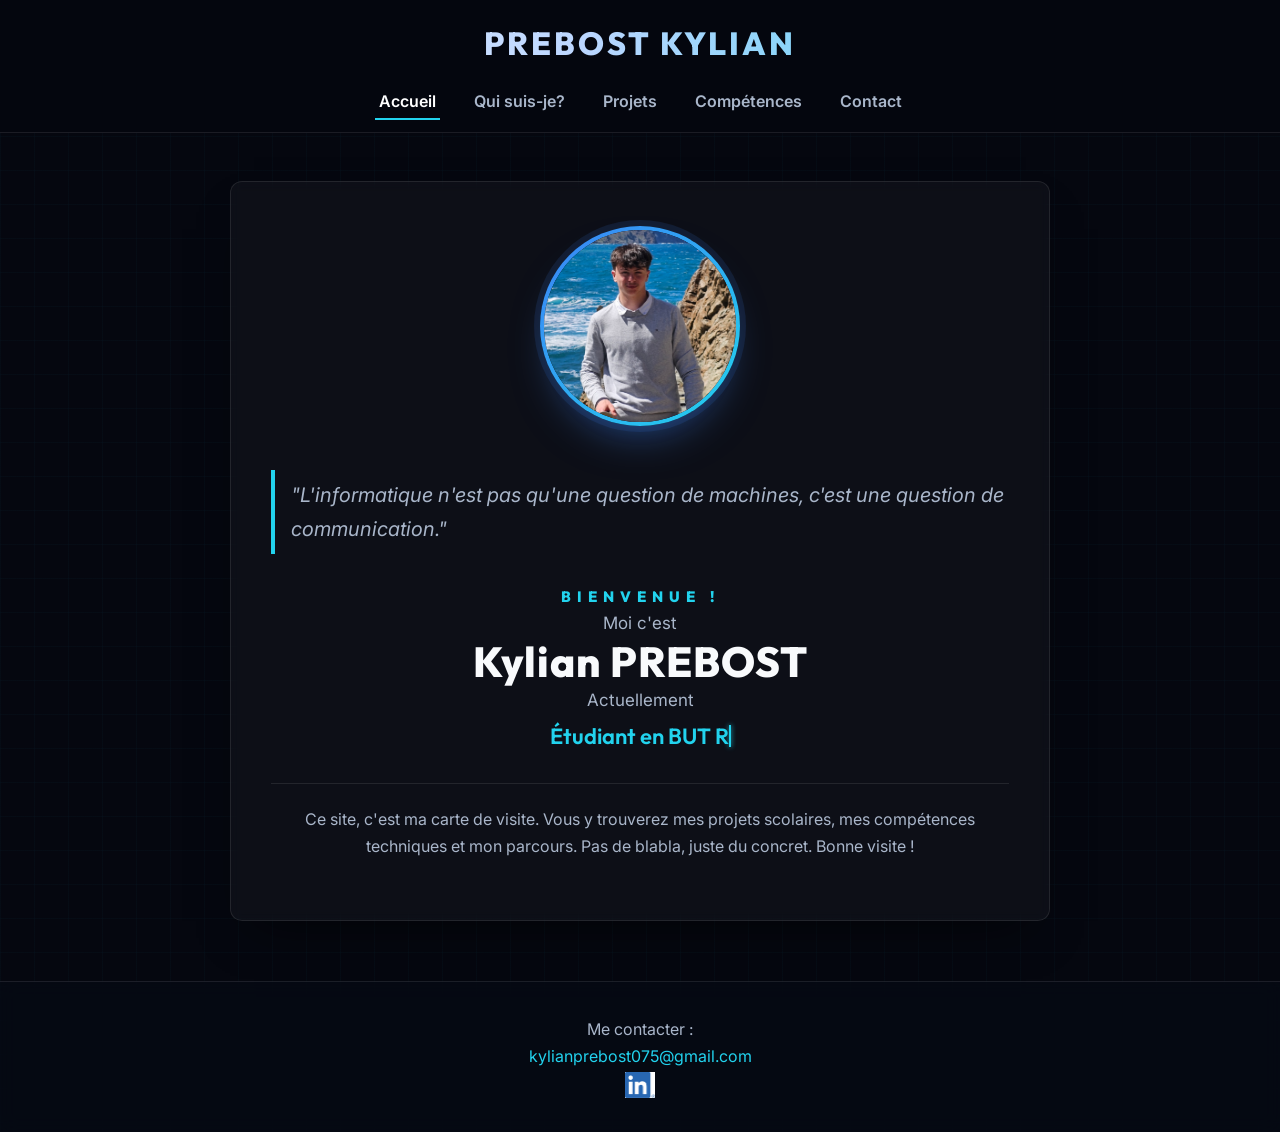
<file: index.html>
<!DOCTYPE html>
<html lang="fr">
<head>
    <meta name="viewport" content="width=device-width, initial-scale=1.0">
    <meta charset="UTF-8">
    <title>Portfolio de Kylian</title>
    <link rel="stylesheet" type="text/css" href="css/style.css">
        <!-- Google tag (gtag.js) -->
        <script async src="https://www.googletagmanager.com/gtag/js?id=G-W06DZPCQ13"></script>
        <script>
            window.dataLayer = window.dataLayer || [];
            function gtag(){dataLayer.push(arguments);}
            gtag('js', new Date());

            gtag('config', 'G-W06DZPCQ13');
        </script>
</head>
<body>

    <header>
        <div>
            <h1>PREBOST KYLIAN</h1>
        </div>
        <nav>
            <ul>
                <li><a id="accueil" class="onglet-actif" href="index.html">Accueil</a></li>
                <li><a id="info" href="html/quisuisje.html">Qui suis-je?</a></li>
                <li><a id="projets" href="html/projets.html">Projets</a></li>
                <li><a id="competences" href="html/competences.html">Compétences</a></li>
                <li><a id="contact" href="html/contacter.html">Contact</a></li>
            </ul>
        </nav>
    </header>

    <article>
        <img class="photodemoi" alt="Photo de moi" src="images/photodemoi.jpeg"/>
        
        <p class="citation">"L'informatique n'est pas qu'une question de machines, c'est une question de communication."</p>

        <div class="presentation-bloc">
            <span class="ligne-bonjour">BIENVENUE !</span>
            <span class="ligne-intro">Moi c'est</span>
            <span class="ligne-nom">Kylian PREBOST</span>
            <span class="ligne-intro">Actuellement</span>
            <span class="ligne-statut" role="text" aria-label="Étudiant en BUT R&T, Administrateur Réseaux, Développeur Web">
                <span class="texte-machine-zone">
                    <span id="texte-machine" aria-hidden="true"></span><span class="curseur" aria-hidden="true"></span>
                </span>
            </span>
        </div>

        <p class="description-site">
            Ce site, c'est ma carte de visite. Vous y trouverez mes projets scolaires, mes compétences techniques et mon parcours. Pas de blabla, juste du concret. Bonne visite !
        </p>
    </article>

    <footer>
        <span>Me contacter : </span>
        <a href="mailto:kylianprebost075@gmail.com">kylianprebost075@gmail.com</a>
        <a href="https://www.linkedin.com/in/kylian-prebost-32213239b/" target="_blank">
            <img src="images/linkedin2.png" alt="Logo LinkedIn" class="icone-footer">
        </a>
    </footer>

<script src="js/script.js"></script>
<script src="js/navigation.js"></script>
</body>
</html>
</file>
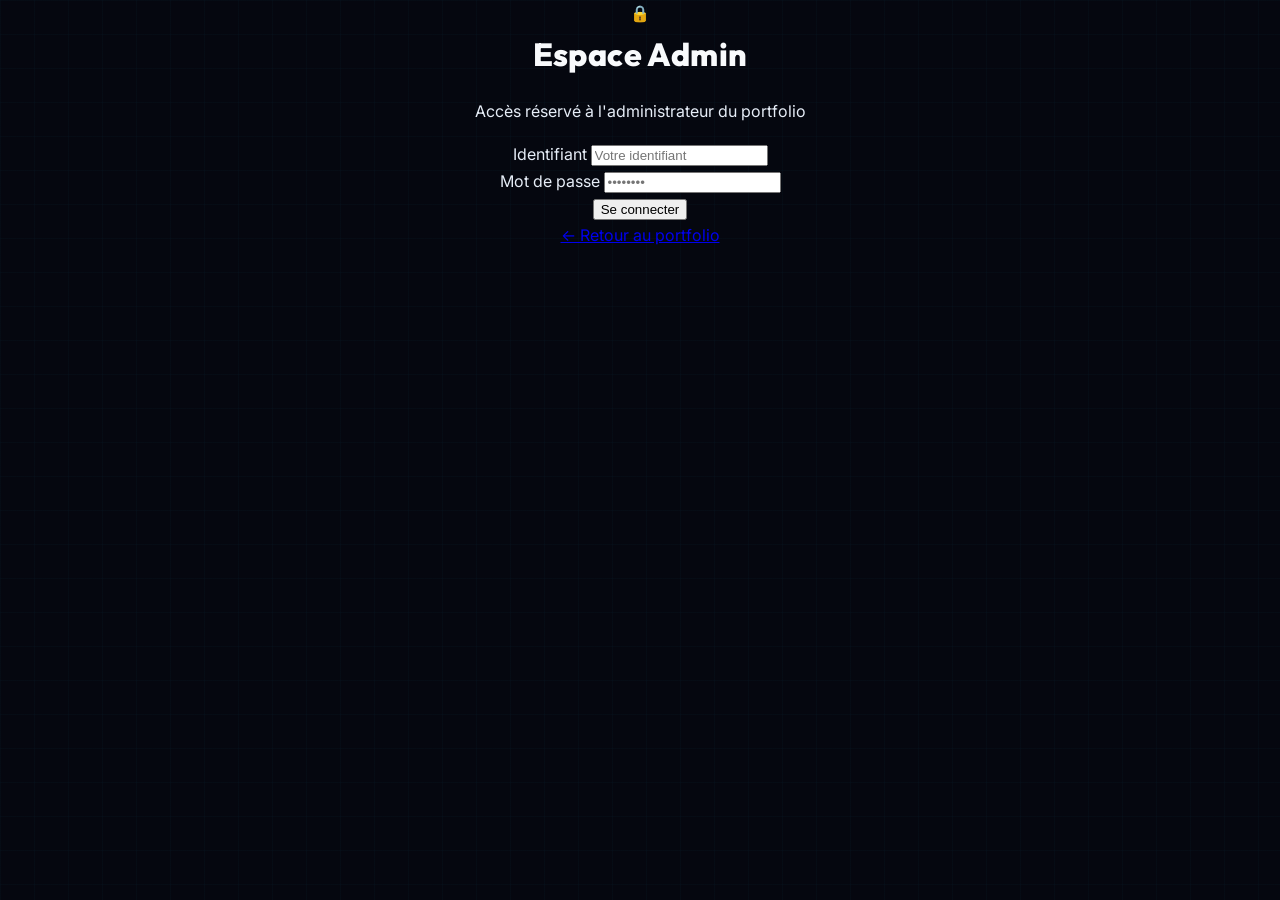
<file: login.html>
<!DOCTYPE html>
<html lang="fr">
<head>
    <meta charset="UTF-8">
    <meta name="viewport" content="width=device-width, initial-scale=1.0">
    <title>Espace Admin — Portfolio de Kylian</title>
    <link rel="stylesheet" href="css/style.css">
</head>
<body class="page-connexion">

    <main class="carte-connexion">
        <div class="icone-verrou" aria-hidden="true">🔒</div>
        <h2>Espace Admin</h2>
        <p class="sous-titre-connexion">Accès réservé à l'administrateur du portfolio</p>

        <form class="formulaire-connexion" action="#" method="post">
            <div class="champ">
                <label for="identifiant">Identifiant</label>
                <input type="text" id="identifiant" name="identifiant"
                       placeholder="Votre identifiant" required autocomplete="username">
            </div>

            <div class="champ">
                <label for="motdepasse">Mot de passe</label>
                <input type="password" id="motdepasse" name="motdepasse"
                       placeholder="••••••••" required autocomplete="current-password">
            </div>

            <button type="submit" class="bouton-connexion">Se connecter</button>
        </form>

        <a href="index.html" class="lien-retour-connexion">← Retour au portfolio</a>
    </main>

</body>
</html>
</file>
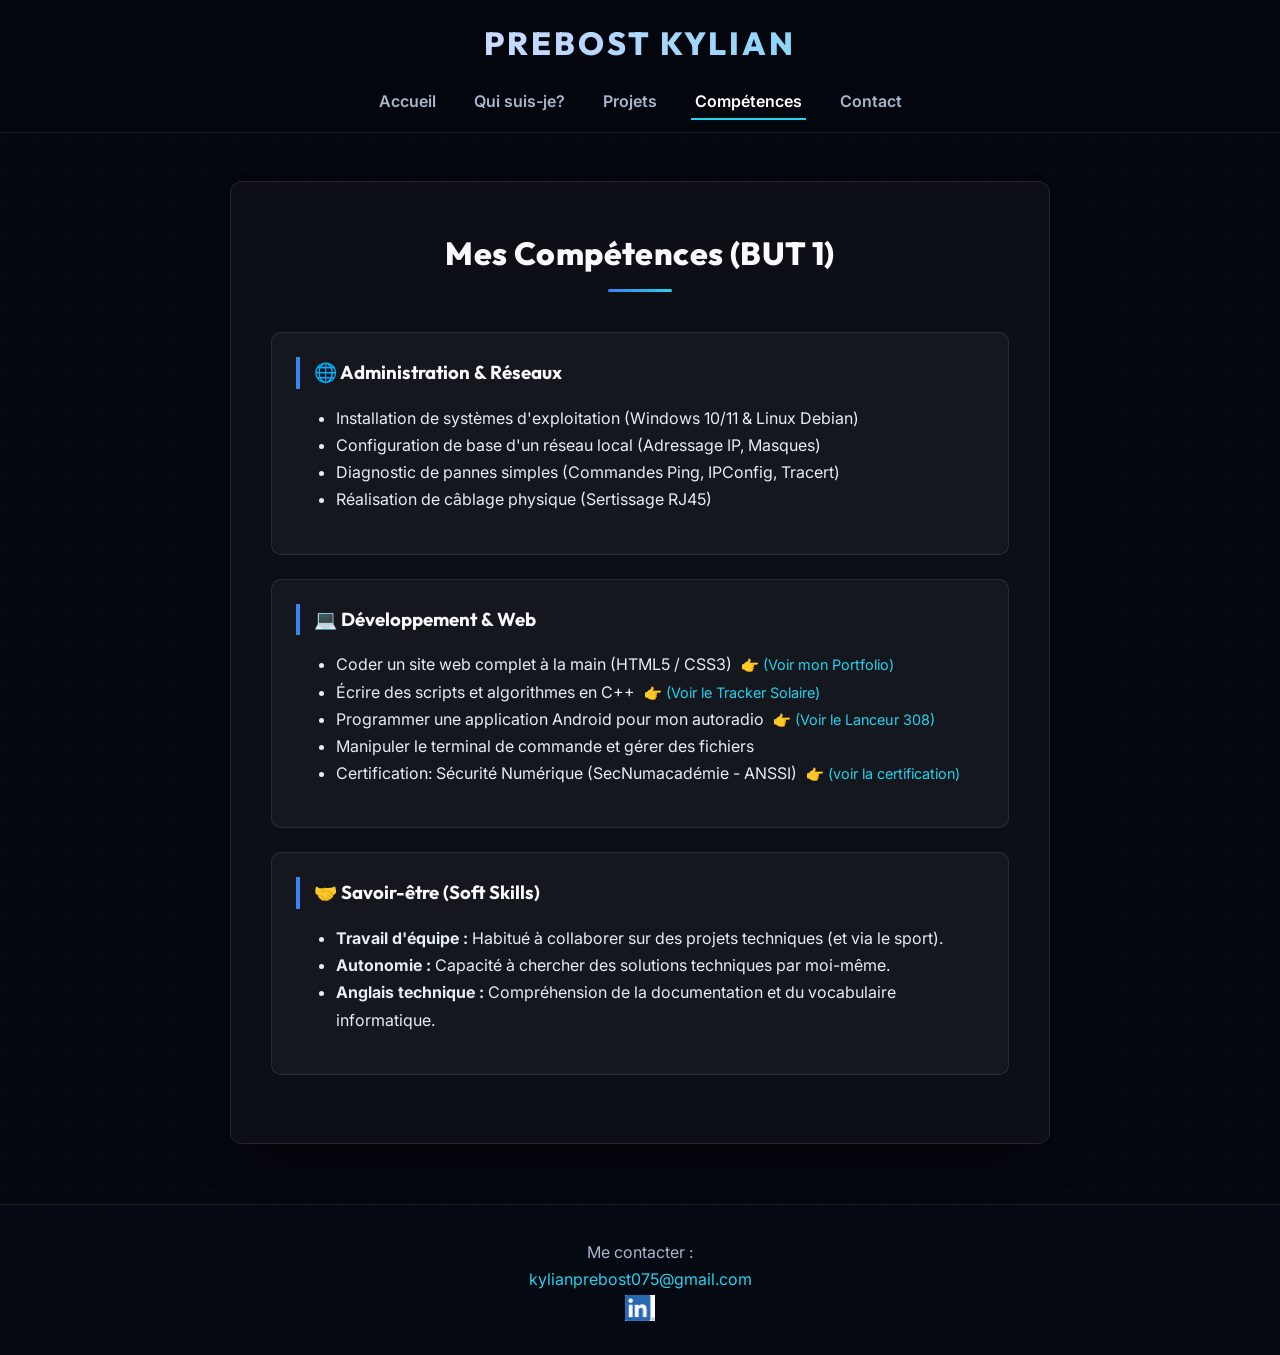
<file: html/competences.html>
<!DOCTYPE html>
<html lang="fr">
<head>
    <meta name="viewport" content="width=device-width, initial-scale=1.0">
    <meta charset="UTF-8">
    <title>Compétences - Portfolio de Kylian</title>
    <link rel="stylesheet" type="text/css" href="../css/style.css">
        <!-- Google tag (gtag.js) -->
        <script async src="https://www.googletagmanager.com/gtag/js?id=G-W06DZPCQ13"></script>
        <script>
            window.dataLayer = window.dataLayer || [];
            function gtag(){dataLayer.push(arguments);}
            gtag('js', new Date());

            gtag('config', 'G-W06DZPCQ13');
        </script>
</head>
<body>

    <header>
        <div><h1>PREBOST KYLIAN</h1></div>
        <nav>
            <ul>
                <li><a id="accueil" href="../index.html">Accueil</a></li>
                <li><a id="info" href="quisuisje.html">Qui suis-je?</a></li>
                <li><a id="projets" href="projets.html">Projets</a></li>
                <li><a id="competences" class="onglet-actif" href="competences.html">Compétences</a></li>
                <li><a id="contact" href="contacter.html">Contact</a></li>
            </ul>
        </nav>
    </header>

    <article>
        <div class="titre-section">
            <h2>Mes Compétences (BUT 1)</h2>
        </div>

        <div class="bloc-competence">
            <h3>🌐 Administration & Réseaux</h3>
            <ul>
                <li>Installation de systèmes d'exploitation (Windows 10/11 & Linux Debian)</li>
                <li>Configuration de base d'un réseau local (Adressage IP, Masques)</li>
                <li>Diagnostic de pannes simples (Commandes Ping, IPConfig, Tracert)</li>
                <li>Réalisation de câblage physique (Sertissage RJ45)</li>
            </ul>
        </div>

        <div class="bloc-competence">
            <h3>💻 Développement & Web</h3>
            <ul>
                <li>
                    Coder un site web complet à la main (HTML5 / CSS3)
                    <a href="projets.html" class="lien-detail">👉 (Voir mon Portfolio)</a>
                </li>
                <li>
                    Écrire des scripts et algorithmes en C++
                    <a href="projets.html" class="lien-detail">👉 (Voir le Tracker Solaire)</a>
                </li>
                <li>
                    Programmer une application Android pour mon autoradio
                    <a href="lanceur308.html" class="lien-detail">👉 (Voir le Lanceur 308)</a>
                </li>
                <li>Manipuler le terminal de commande et gérer des fichiers</li>
                <li>
                    Certification: Sécurité Numérique (SecNumacadémie - ANSSI)
                    <a href="../images/certification.pdf" class="lien-detail">👉 (voir la certification)</a>
                </li>            
            </ul>
        </div>

        <div class="bloc-competence">
            <h3>🤝 Savoir-être (Soft Skills)</h3>
            <ul>
                <li><strong>Travail d'équipe :</strong> Habitué à collaborer sur des projets techniques (et via le sport).</li>
                <li><strong>Autonomie :</strong> Capacité à chercher des solutions techniques par moi-même.</li>
                <li><strong>Anglais technique :</strong> Compréhension de la documentation et du vocabulaire informatique.</li>
            </ul>
        </div>
    </article>

    <footer>
        <span>Me contacter : </span>
        <a href="mailto:kylianprebost075@gmail.com">kylianprebost075@gmail.com</a>
        <a href="https://www.linkedin.com/in/kylian-prebost-32213239b/" target="_blank">
            <img src="../images/linkedin2.png" alt="Logo LinkedIn" class="icone-footer">
        </a>
    </footer>

    <script src="../js/navigation.js"></script>
</body>
</html>
</file>
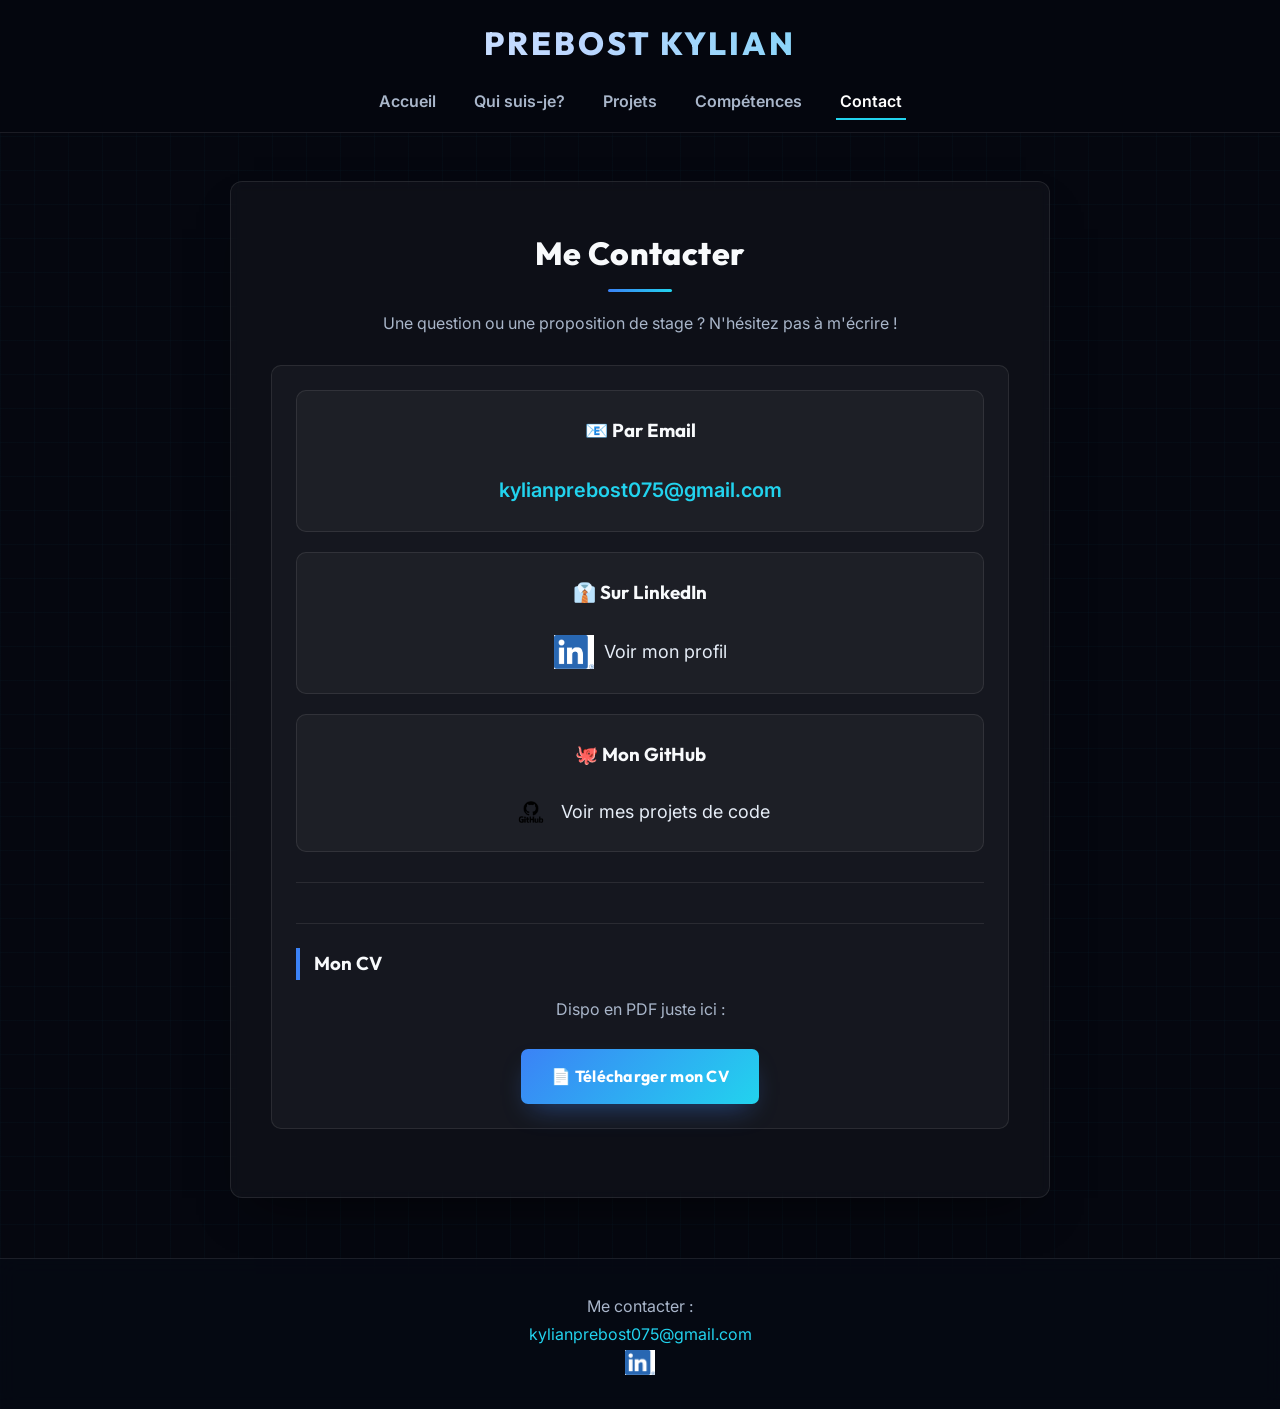
<file: html/contacter.html>
<!DOCTYPE html>
<html lang="fr">
<head>
    <meta name="viewport" content="width=device-width, initial-scale=1.0">
    <meta charset="UTF-8">
    <title>Contact - Portfolio de Kylian</title>
    <link rel="stylesheet" type="text/css" href="../css/style.css">
        <!-- Google tag (gtag.js) -->
        <script async src="https://www.googletagmanager.com/gtag/js?id=G-W06DZPCQ13"></script>
        <script>
            window.dataLayer = window.dataLayer || [];
            function gtag(){dataLayer.push(arguments);}
            gtag('js', new Date());

            gtag('config', 'G-W06DZPCQ13');
        </script>
</head>
<body>

    <header>
        <div><h1>PREBOST KYLIAN</h1></div>
        <nav>
            <ul>
                <li><a id="accueil" href="../index.html">Accueil</a></li>
                <li><a id="info" href="quisuisje.html">Qui suis-je?</a></li>
                <li><a id="projets" href="projets.html">Projets</a></li>
                <li><a id="competences" href="competences.html">Compétences</a></li>
                <li><a id="contact" class="onglet-actif" href="contacter.html">Contact</a></li>
            </ul>
        </nav>
    </header>

    <article>
        <div class="titre-section">
            <h2>Me Contacter</h2>
            <p>Une question ou une proposition de stage ? N'hésitez pas à m'écrire !</p>
        </div>

        <div class="bloc-contenu contact-centre">
            
            <div class="contact-item">
                <h3 class="titre-contact">📧 Par Email</h3>
                <a href="mailto:kylianprebost075@gmail.com" class="lien-mail-gros">
                    kylianprebost075@gmail.com
                </a>
            </div>

            <div class="contact-item">
                <h3 class="titre-contact">👔 Sur LinkedIn</h3>
                <a href="https://www.linkedin.com/in/kylian-prebost-32213239b/" target="_blank" class="lien-reseau">
                    <img src="../images/linkedin2.png" alt="Logo LinkedIn" class="icone-reseau">
                    Voir mon profil
                </a>
            </div>

            <div class="contact-item">
                <h3 class="titre-contact">🐙 Mon GitHub</h3>
                <a href="https://github.com/kylianprebost075-maker" target="_blank" class="lien-reseau">
                    <img src="../images/github.png" alt="Logo GitHub" class="icone-reseau">
                    Voir mes projets de code
                </a>
            </div>

            <hr class="separateur">

            <div class="zone-cv">
                <h3>Mon CV</h3>
                <p class="texte-cv">Dispo en PDF juste ici :</p>
                <a href="../images/cv.pdf" class="bouton-telechargement" download="../CV_Kylian.pdf" target="_blank">
                    📄 Télécharger mon CV
                </a>
            </div>

        </div>
    </article>

    <footer>
        <span>Me contacter : </span>
        <a href="mailto:kylianprebost075@gmail.com">kylianprebost075@gmail.com</a>
        <a href="https://www.linkedin.com/in/kylian-prebost-32213239b/" target="_blank">
            <img src="../images/linkedin2.png" alt="Logo LinkedIn" class="icone-footer">
        </a>
    </footer>

    <script src="../js/navigation.js"></script>
</body>
</html>
</file>
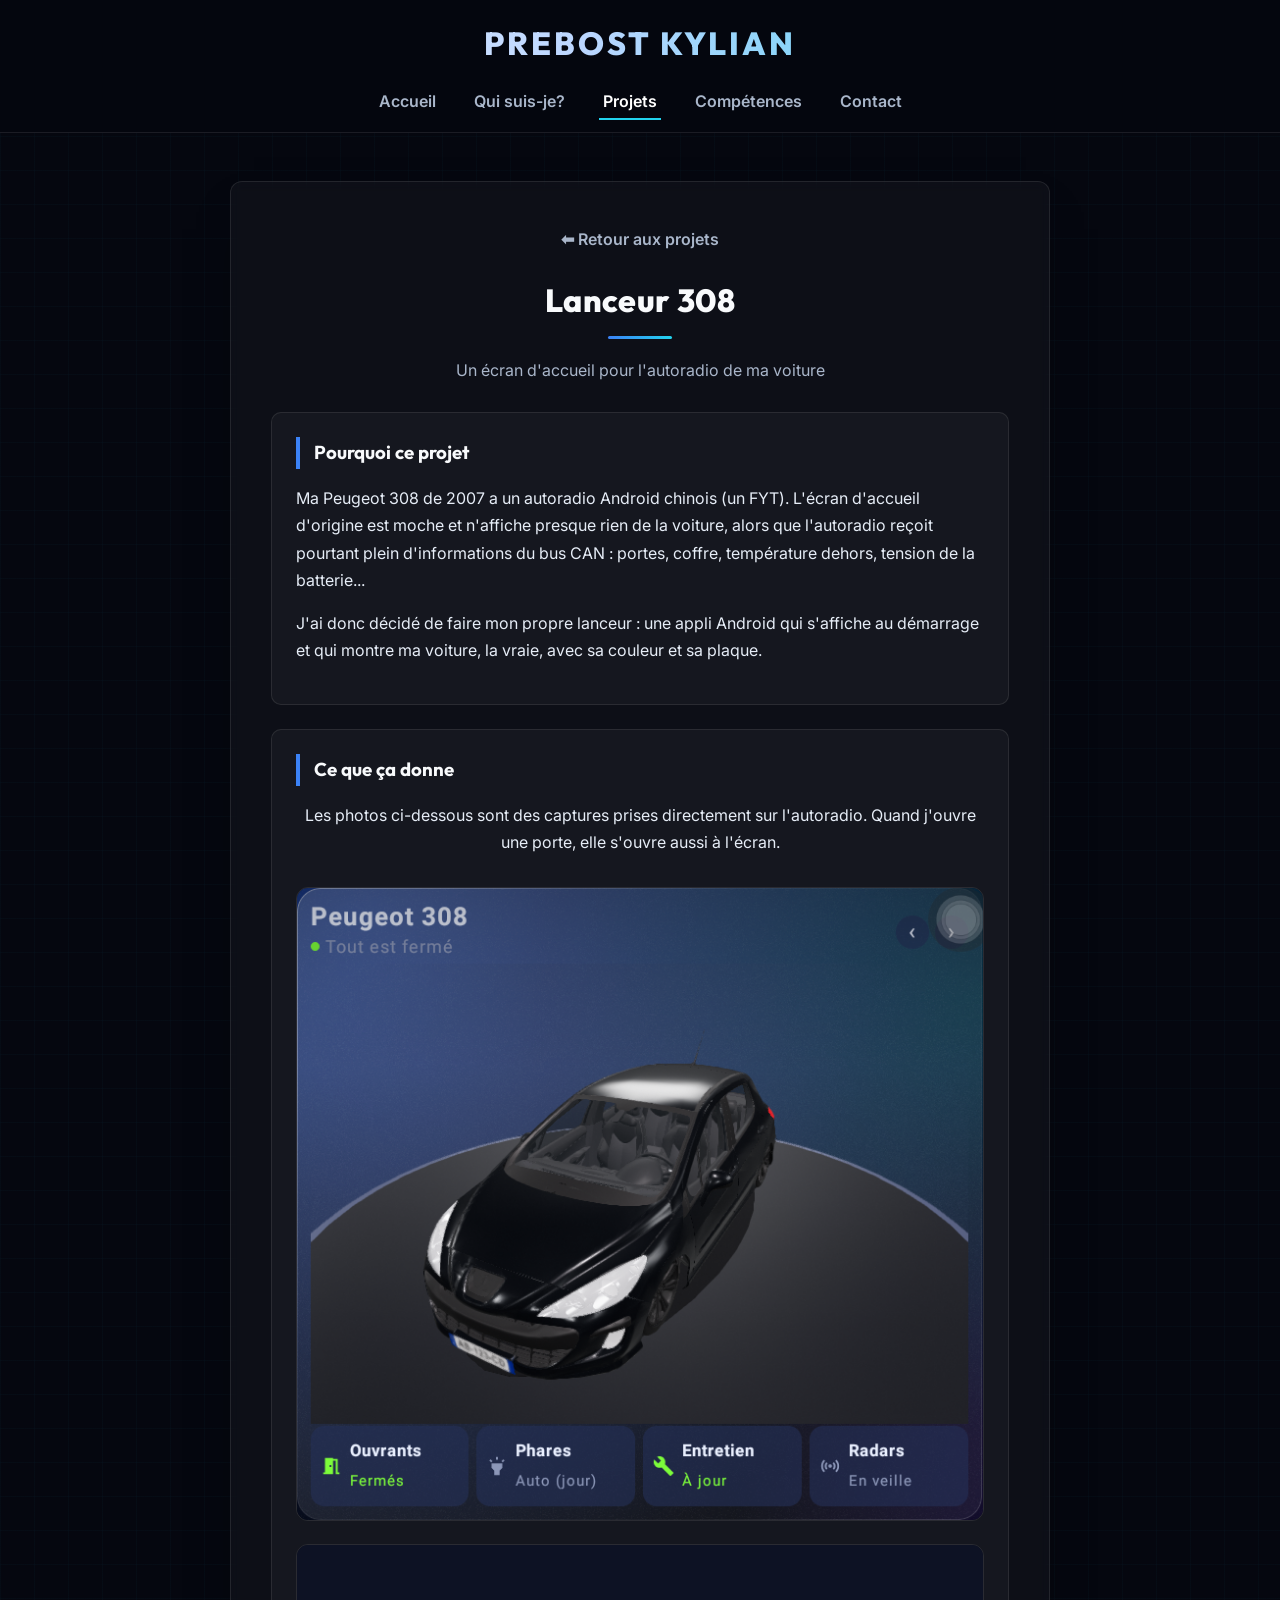
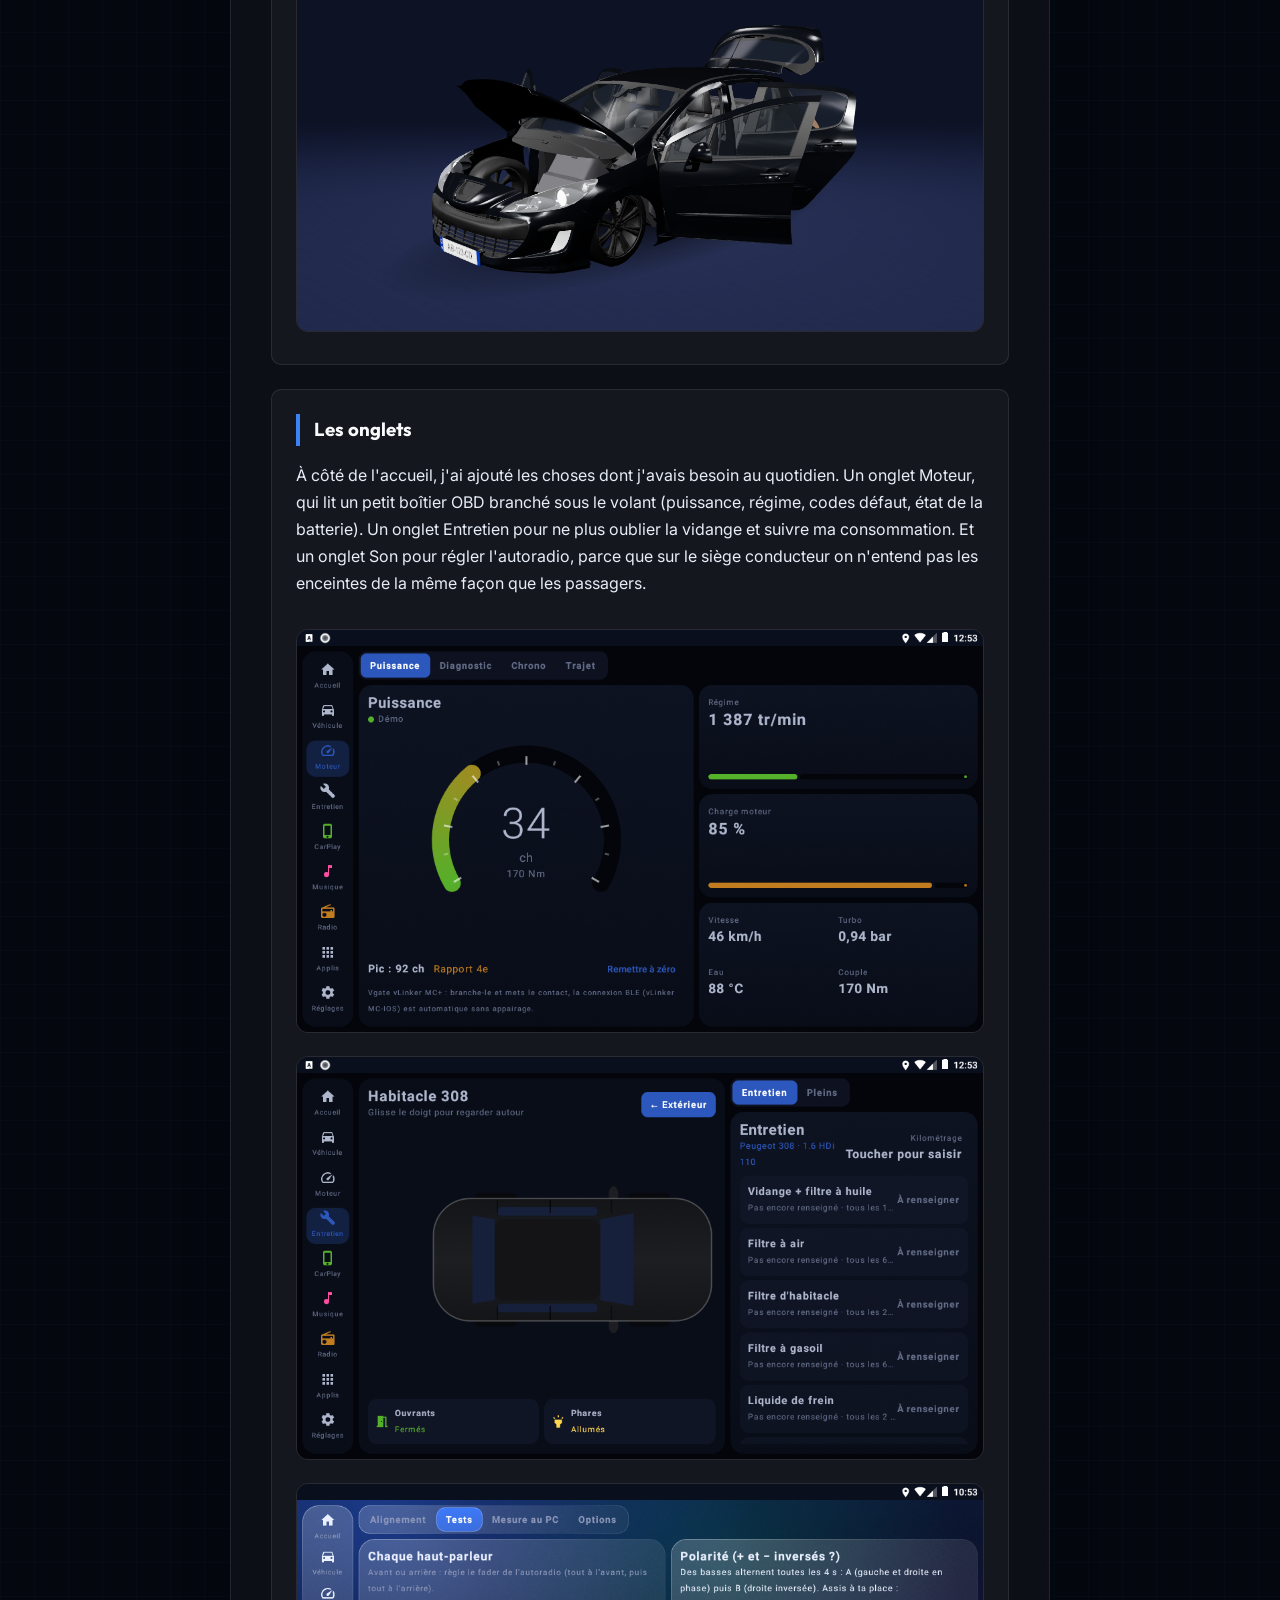
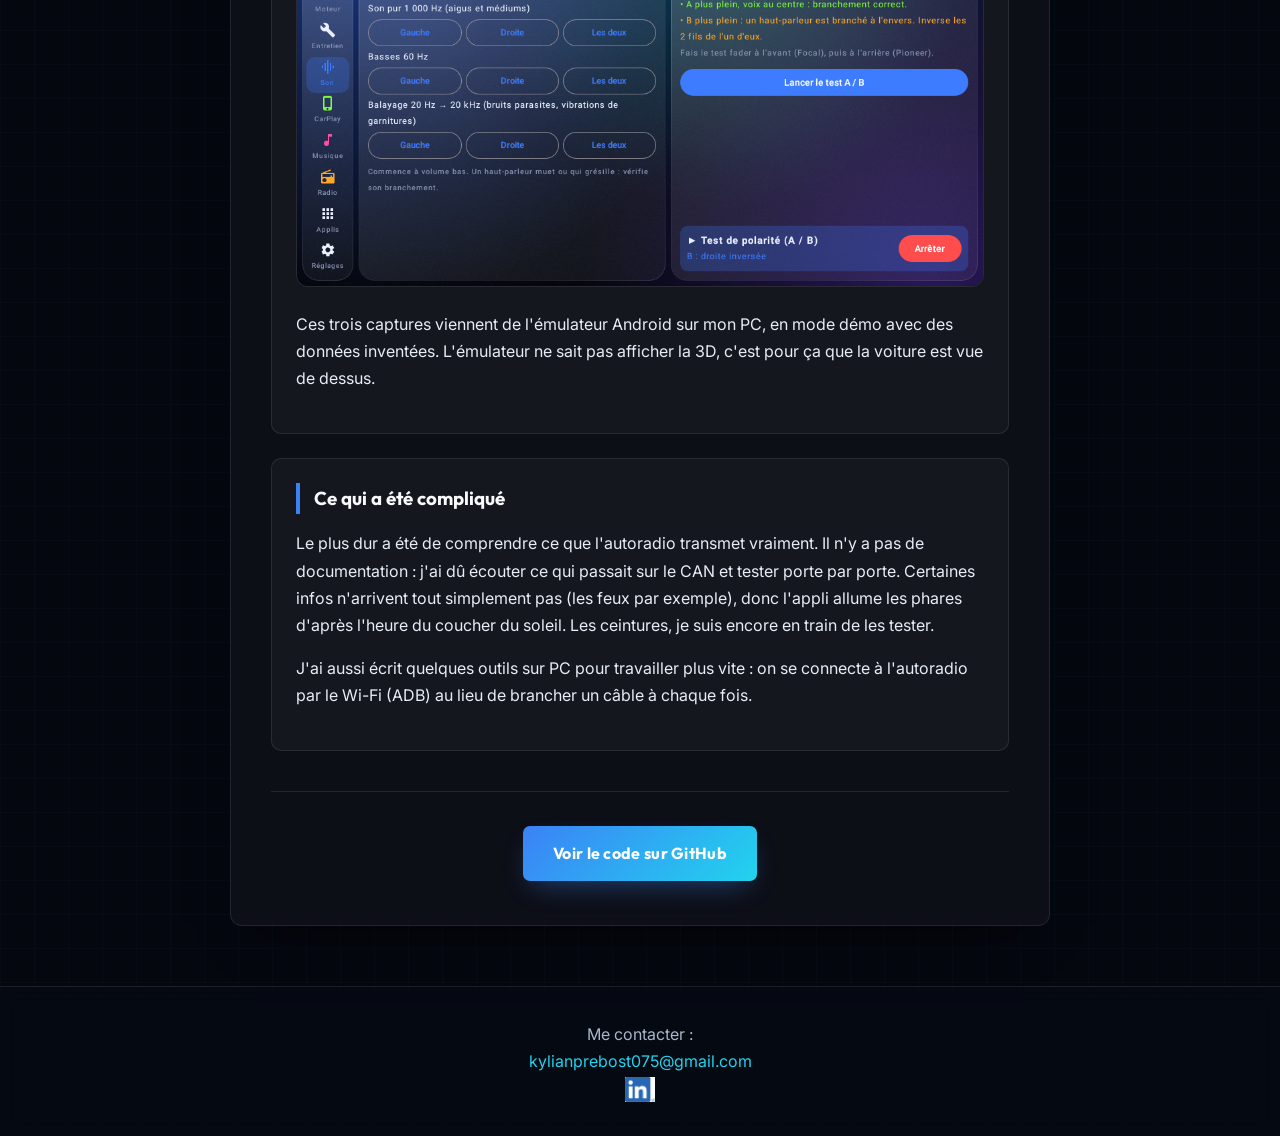
<file: html/lanceur308.html>
<!DOCTYPE html>
<html lang="fr">
<head>
    <meta name="viewport" content="width=device-width, initial-scale=1.0">
    <meta charset="UTF-8">
    <title>Projet Lanceur 308 - Portfolio de Kylian</title>
    <link rel="stylesheet" type="text/css" href="../css/style.css">
        <!-- Google tag (gtag.js) -->
        <script async src="https://www.googletagmanager.com/gtag/js?id=G-W06DZPCQ13"></script>
        <script>
            window.dataLayer = window.dataLayer || [];
            function gtag(){dataLayer.push(arguments);}
            gtag('js', new Date());

            gtag('config', 'G-W06DZPCQ13');
        </script>
</head>
<body>

    <header>
        <div><h1>PREBOST KYLIAN</h1></div>
        <nav>
            <ul>
                <li><a id="accueil" href="../index.html">Accueil</a></li>
                <li><a id="info" href="quisuisje.html">Qui suis-je?</a></li>
                <li><a id="projets" class="onglet-actif" href="projets.html">Projets</a></li>
                <li><a id="competences" href="competences.html">Compétences</a></li>
                <li><a id="contact" href="contacter.html">Contact</a></li>
            </ul>
        </nav>
    </header>

    <article>
        <a href="projets.html" class="lien-retour">⬅ Retour aux projets</a>

        <div class="titre-section">
            <h2>Lanceur 308</h2>
            <p>Un écran d'accueil pour l'autoradio de ma voiture</p>
        </div>

        <div class="bloc-contenu">
            <h3>Pourquoi ce projet</h3>
            <p>
                Ma Peugeot 308 de 2007 a un autoradio Android chinois (un FYT). L'écran d'accueil d'origine est moche
                et n'affiche presque rien de la voiture, alors que l'autoradio reçoit pourtant plein d'informations
                du bus CAN : portes, coffre, température dehors, tension de la batterie...
            </p>
            <p>
                J'ai donc décidé de faire mon propre lanceur : une appli Android qui s'affiche au démarrage et qui
                montre ma voiture, la vraie, avec sa couleur et sa plaque.
            </p>
        </div>

        <div class="bloc-contenu bloc-centre">
            <h3>Ce que ça donne</h3>
            <p>Les photos ci-dessous sont des captures prises directement sur l'autoradio. Quand j'ouvre une porte, elle s'ouvre aussi à l'écran.</p>
            <img src="../images/lanceur308/accueil-autoradio.png" alt="La 308 en 3D sur l'autoradio" class="image-large">
            <img src="../images/lanceur308/portes-ouvertes.png" alt="Portes, capot et coffre ouverts en 3D" class="image-large">
        </div>

        <div class="bloc-contenu">
            <h3>Les onglets</h3>
            <p>
                À côté de l'accueil, j'ai ajouté les choses dont j'avais besoin au quotidien. Un onglet Moteur, qui lit
                un petit boîtier OBD branché sous le volant (puissance, régime, codes défaut, état de la batterie).
                Un onglet Entretien pour ne plus oublier la vidange et suivre ma consommation. Et un onglet Son pour
                régler l'autoradio, parce que sur le siège conducteur on n'entend pas les enceintes de la même façon
                que les passagers.
            </p>
            <img src="../images/lanceur308/moteur.png" alt="Onglet Moteur : puissance, couple, régime" class="image-large">
            <img src="../images/lanceur308/entretien.png" alt="Onglet Entretien" class="image-large">
            <img src="../images/lanceur308/son.png" alt="Onglet Son : tests et polarité" class="image-large">
            <p>
                Ces trois captures viennent de l'émulateur Android sur mon PC, en mode démo avec des données
                inventées. L'émulateur ne sait pas afficher la 3D, c'est pour ça que la voiture est vue de dessus.
            </p>
        </div>

        <div class="bloc-contenu">
            <h3>Ce qui a été compliqué</h3>
            <p>
                Le plus dur a été de comprendre ce que l'autoradio transmet vraiment. Il n'y a pas de documentation :
                j'ai dû écouter ce qui passait sur le CAN et tester porte par porte. Certaines infos n'arrivent
                tout simplement pas (les feux par exemple), donc l'appli allume les phares d'après l'heure du coucher
                du soleil. Les ceintures, je suis encore en train de les tester.
            </p>
            <p>
                J'ai aussi écrit quelques outils sur PC pour travailler plus vite : on se connecte à l'autoradio par
                le Wi-Fi (ADB) au lieu de brancher un câble à chaque fois.
            </p>
        </div>

        <div class="zone-bouton-projet">
            <a href="https://github.com/kylianprebost075-maker/lanceur-308" class="bouton-projet" target="_blank">
                Voir le code sur GitHub
            </a>
        </div>

    </article>

    <footer>
        <span>Me contacter : </span>
        <a href="mailto:kylianprebost075@gmail.com">kylianprebost075@gmail.com</a>
        <a href="https://www.linkedin.com/in/kylian-prebost-32213239b/" target="_blank">
            <img src="../images/linkedin2.png" alt="Logo LinkedIn" class="icone-footer">
        </a>
    </footer>

    <script src="../js/navigation.js"></script>
</body>
</html>
</file>
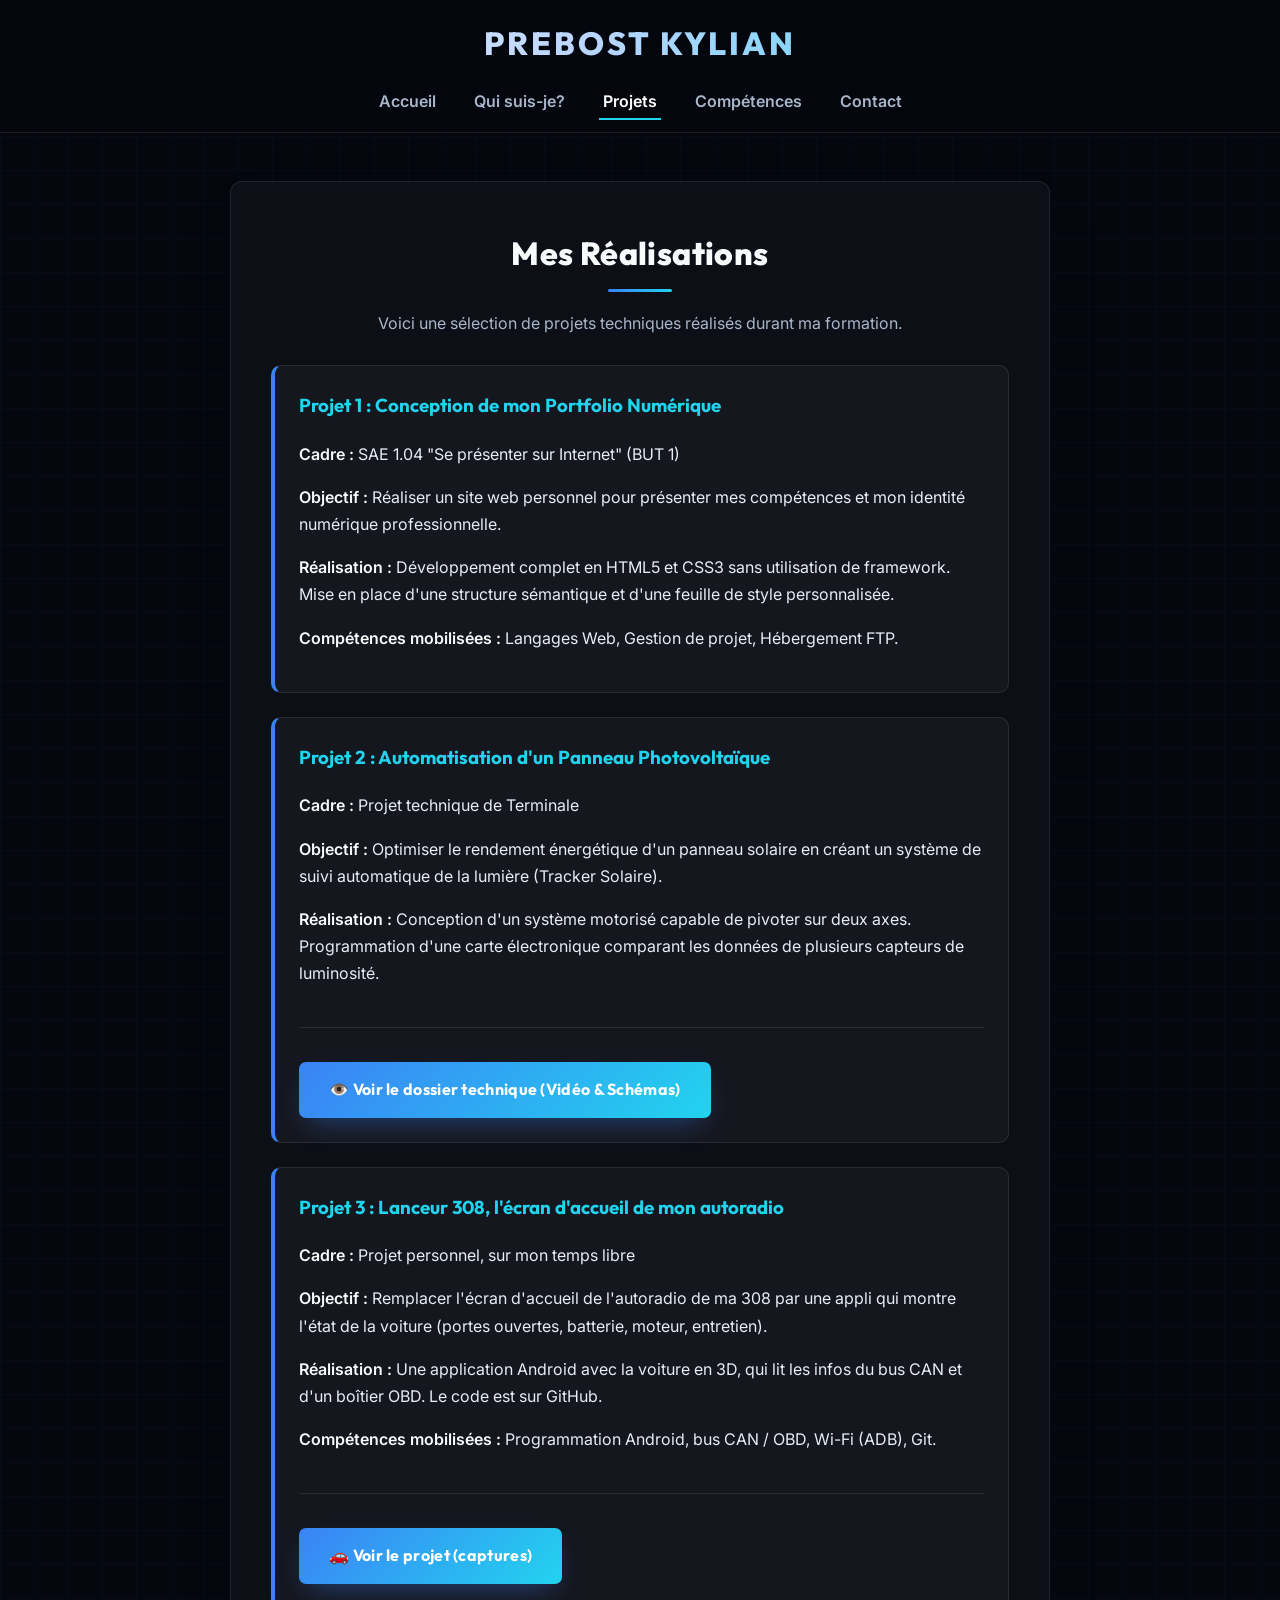
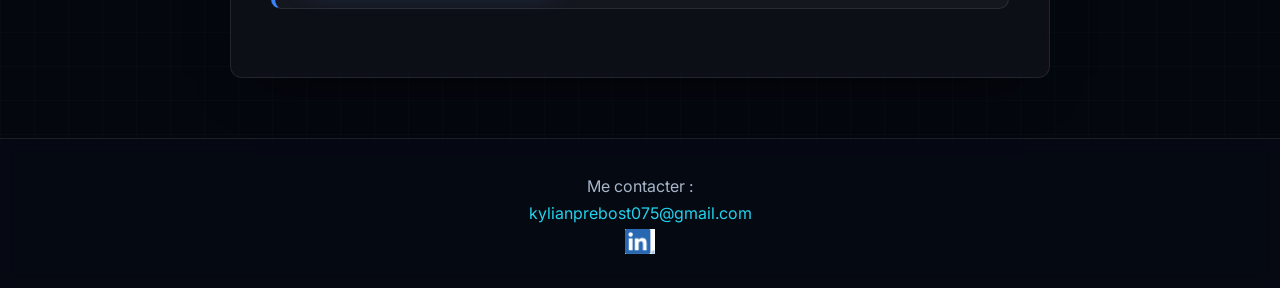
<file: html/projets.html>
<!DOCTYPE html>
<html lang="fr">
<head>
    <meta name="viewport" content="width=device-width, initial-scale=1.0">
    <meta charset="UTF-8">
    <title>Projets - Portfolio de Kylian</title>
    <link rel="stylesheet" type="text/css" href="../css/style.css">
        <!-- Google tag (gtag.js) -->
        <script async src="https://www.googletagmanager.com/gtag/js?id=G-W06DZPCQ13"></script>
        <script>
            window.dataLayer = window.dataLayer || [];
            function gtag(){dataLayer.push(arguments);}
            gtag('js', new Date());

            gtag('config', 'G-W06DZPCQ13');
        </script>
</head>
<body>

    <header>
        <div><h1>PREBOST KYLIAN</h1></div>
        <nav>
            <ul>
                <li><a id="accueil" href="../index.html">Accueil</a></li>
                <li><a id="info" href="quisuisje.html">Qui suis-je?</a></li>
                <li><a id="projets" class="onglet-actif" href="projets.html">Projets</a></li>
                <li><a id="competences" href="competences.html">Compétences</a></li>
                <li><a id="contact" href="contacter.html">Contact</a></li>
            </ul>
        </nav>
    </header>

    <article>
        <div class="titre-section">
            <h2>Mes Réalisations</h2>
            <p>Voici une sélection de projets techniques réalisés durant ma formation.</p>
        </div>

        <div class="carte-projet">
            <h3>Projet 1 : Conception de mon Portfolio Numérique</h3>
            <p><span class="texte-gras">Cadre :</span> SAE 1.04 "Se présenter sur Internet" (BUT 1)</p>
            <p><span class="texte-gras">Objectif :</span> Réaliser un site web personnel pour présenter mes compétences et mon identité numérique professionnelle.</p>
            <p><span class="texte-gras">Réalisation :</span> Développement complet en HTML5 et CSS3 sans utilisation de framework. Mise en place d'une structure sémantique et d'une feuille de style personnalisée.</p>
            <p><span class="texte-gras">Compétences mobilisées :</span> Langages Web, Gestion de projet, Hébergement FTP.</p>
        </div>

        <div class="carte-projet">
            <h3>Projet 2 : Automatisation d'un Panneau Photovoltaïque</h3>
            <p><span class="texte-gras">Cadre :</span> Projet technique de Terminale</p>
            <p><span class="texte-gras">Objectif :</span> Optimiser le rendement énergétique d'un panneau solaire en créant un système de suivi automatique de la lumière (Tracker Solaire).</p>
            <p><span class="texte-gras">Réalisation :</span> Conception d'un système motorisé capable de pivoter sur deux axes. Programmation d'une carte électronique comparant les données de plusieurs capteurs de luminosité.</p>
            
            <div class="zone-bouton-projet">
                <a href="tracker.html" class="bouton-projet">
                    👁️ Voir le dossier technique (Vidéo & Schémas)
                </a>
            </div>
        </div>

        <div class="carte-projet">
            <h3>Projet 3 : Lanceur 308, l'écran d'accueil de mon autoradio</h3>
            <p><span class="texte-gras">Cadre :</span> Projet personnel, sur mon temps libre</p>
            <p><span class="texte-gras">Objectif :</span> Remplacer l'écran d'accueil de l'autoradio de ma 308 par une appli qui montre l'état de la voiture (portes ouvertes, batterie, moteur, entretien).</p>
            <p><span class="texte-gras">Réalisation :</span> Une application Android avec la voiture en 3D, qui lit les infos du bus CAN et d'un boîtier OBD. Le code est sur GitHub.</p>
            <p><span class="texte-gras">Compétences mobilisées :</span> Programmation Android, bus CAN / OBD, Wi-Fi (ADB), Git.</p>

            <div class="zone-bouton-projet">
                <a href="lanceur308.html" class="bouton-projet">
                    🚗 Voir le projet (captures)
                </a>
            </div>
        </div>
    </article>

    <footer>
        <span>Me contacter : </span>
        <a href="mailto:kylianprebost075@gmail.com">kylianprebost075@gmail.com</a>
        <a href="https://www.linkedin.com/in/kylian-prebost-32213239b/" target="_blank">
            <img src="../images/linkedin2.png" alt="Logo LinkedIn" class="icone-footer">
        </a>
    </footer>

    <script src="../js/navigation.js"></script>
</body>
</html>
</file>
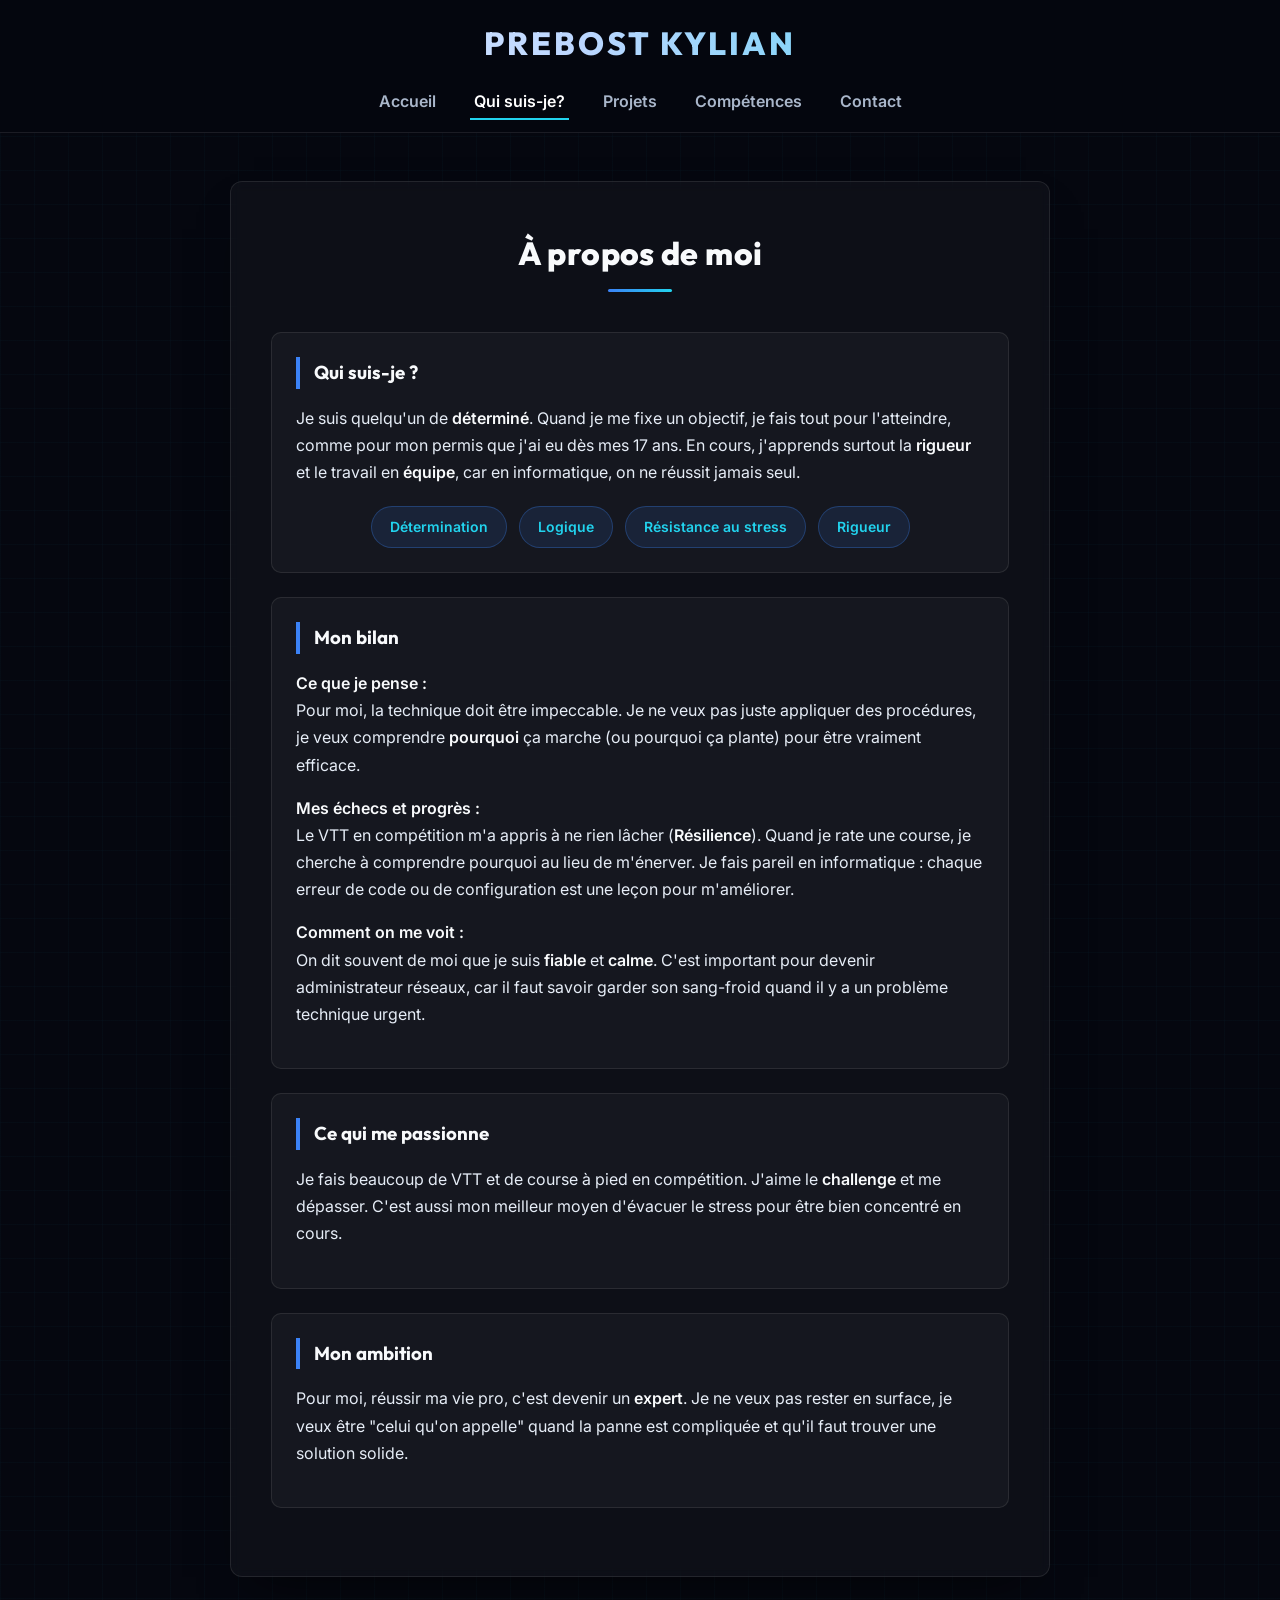
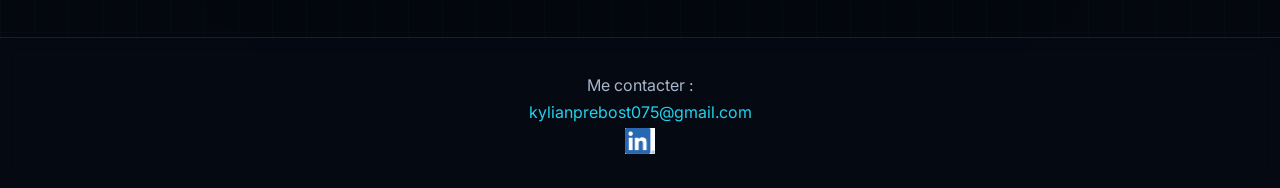
<file: html/quisuisje.html>
<!DOCTYPE html>
<html lang="fr">
<head>
    <meta name="viewport" content="width=device-width, initial-scale=1.0">
    <meta charset="UTF-8">
    <title>Qui suis-je ? - Portfolio de Kylian</title>
    <link rel="stylesheet" type="text/css" href="../css/style.css">
        <!-- Google tag (gtag.js) -->
        <script async src="https://www.googletagmanager.com/gtag/js?id=G-W06DZPCQ13"></script>
        <script>
            window.dataLayer = window.dataLayer || [];
            function gtag(){dataLayer.push(arguments);}
            gtag('js', new Date());

            gtag('config', 'G-W06DZPCQ13');
        </script>
</head>
<body>

    <header>
        <div><h1>PREBOST KYLIAN</h1></div>
        <nav>
            <ul>
                <li><a id="accueil" href="../index.html">Accueil</a></li>
                <li><a id="info" class="onglet-actif" href="quisuisje.html">Qui suis-je?</a></li>
                <li><a id="projets" href="projets.html">Projets</a></li>
                <li><a id="competences" href="competences.html">Compétences</a></li>
                <li><a id="contact" href="contacter.html">Contact</a></li>
            </ul>
        </nav>
    </header>

    <article>
        <div class="titre-section">
            <h2>À propos de moi</h2>
        </div>

        <div class="bloc-contenu">
            <h3>Qui suis-je ?</h3>
            <p>
                Je suis quelqu'un de <span class="texte-gras">déterminé</span>. Quand je me fixe un objectif, je fais tout pour l'atteindre, comme pour mon permis que j'ai eu dès mes 17 ans. En cours, j'apprends surtout la <span class="texte-gras">rigueur</span> et le travail en <span class="texte-gras">équipe</span>, car en informatique, on ne réussit jamais seul.
            </p>
            
            <div class="conteneur-badges">
                <span class="badge-qualite">Détermination</span>
                <span class="badge-qualite">Logique</span>
                <span class="badge-qualite">Résistance au stress</span>
                <span class="badge-qualite">Rigueur</span>
            </div>
        </div>

        <div class="bloc-contenu">
            <h3>Mon bilan</h3>
            <p>
                <span class="texte-gras">Ce que je pense :</span><br>
                Pour moi, la technique doit être impeccable. Je ne veux pas juste appliquer des procédures, je veux comprendre <span class="texte-gras">pourquoi</span> ça marche (ou pourquoi ça plante) pour être vraiment efficace.
            </p>
            <p>
                <span class="texte-gras">Mes échecs et progrès :</span><br>
                Le VTT en compétition m'a appris à ne rien lâcher (<span class="texte-gras">Résilience</span>). Quand je rate une course, je cherche à comprendre pourquoi au lieu de m'énerver. Je fais pareil en informatique : chaque erreur de code ou de configuration est une leçon pour m'améliorer.
            </p>
            <p>
                <span class="texte-gras">Comment on me voit :</span><br>
                On dit souvent de moi que je suis <span class="texte-gras">fiable</span> et <span class="texte-gras">calme</span>. C'est important pour devenir administrateur réseaux, car il faut savoir garder son sang-froid quand il y a un problème technique urgent.
            </p>
        </div>
        
        <div class="bloc-contenu">
            <h3>Ce qui me passionne</h3>
            <p>
                Je fais beaucoup de VTT et de course à pied en compétition. J'aime le <span class="texte-gras">challenge</span> et me dépasser. C'est aussi mon meilleur moyen d'évacuer le stress pour être bien concentré en cours.
            </p>
        </div>

        <div class="bloc-contenu">
            <h3>Mon ambition</h3>
            <p>
                Pour moi, réussir ma vie pro, c'est devenir un <span class="texte-gras">expert</span>. Je ne veux pas rester en surface, je veux être "celui qu'on appelle" quand la panne est compliquée et qu'il faut trouver une solution solide.
            </p>
        </div>
    </article>

    <footer>
        <span>Me contacter : </span>
        <a href="mailto:kylianprebost075@gmail.com">kylianprebost075@gmail.com</a>
        <a href="https://www.linkedin.com/in/kylian-prebost-32213239b/" target="_blank">
            <img src="../images/linkedin2.png" alt="Logo LinkedIn" class="icone-footer">
        </a>
    </footer>

    <script src="../js/navigation.js"></script>
</body>
</html>
</file>
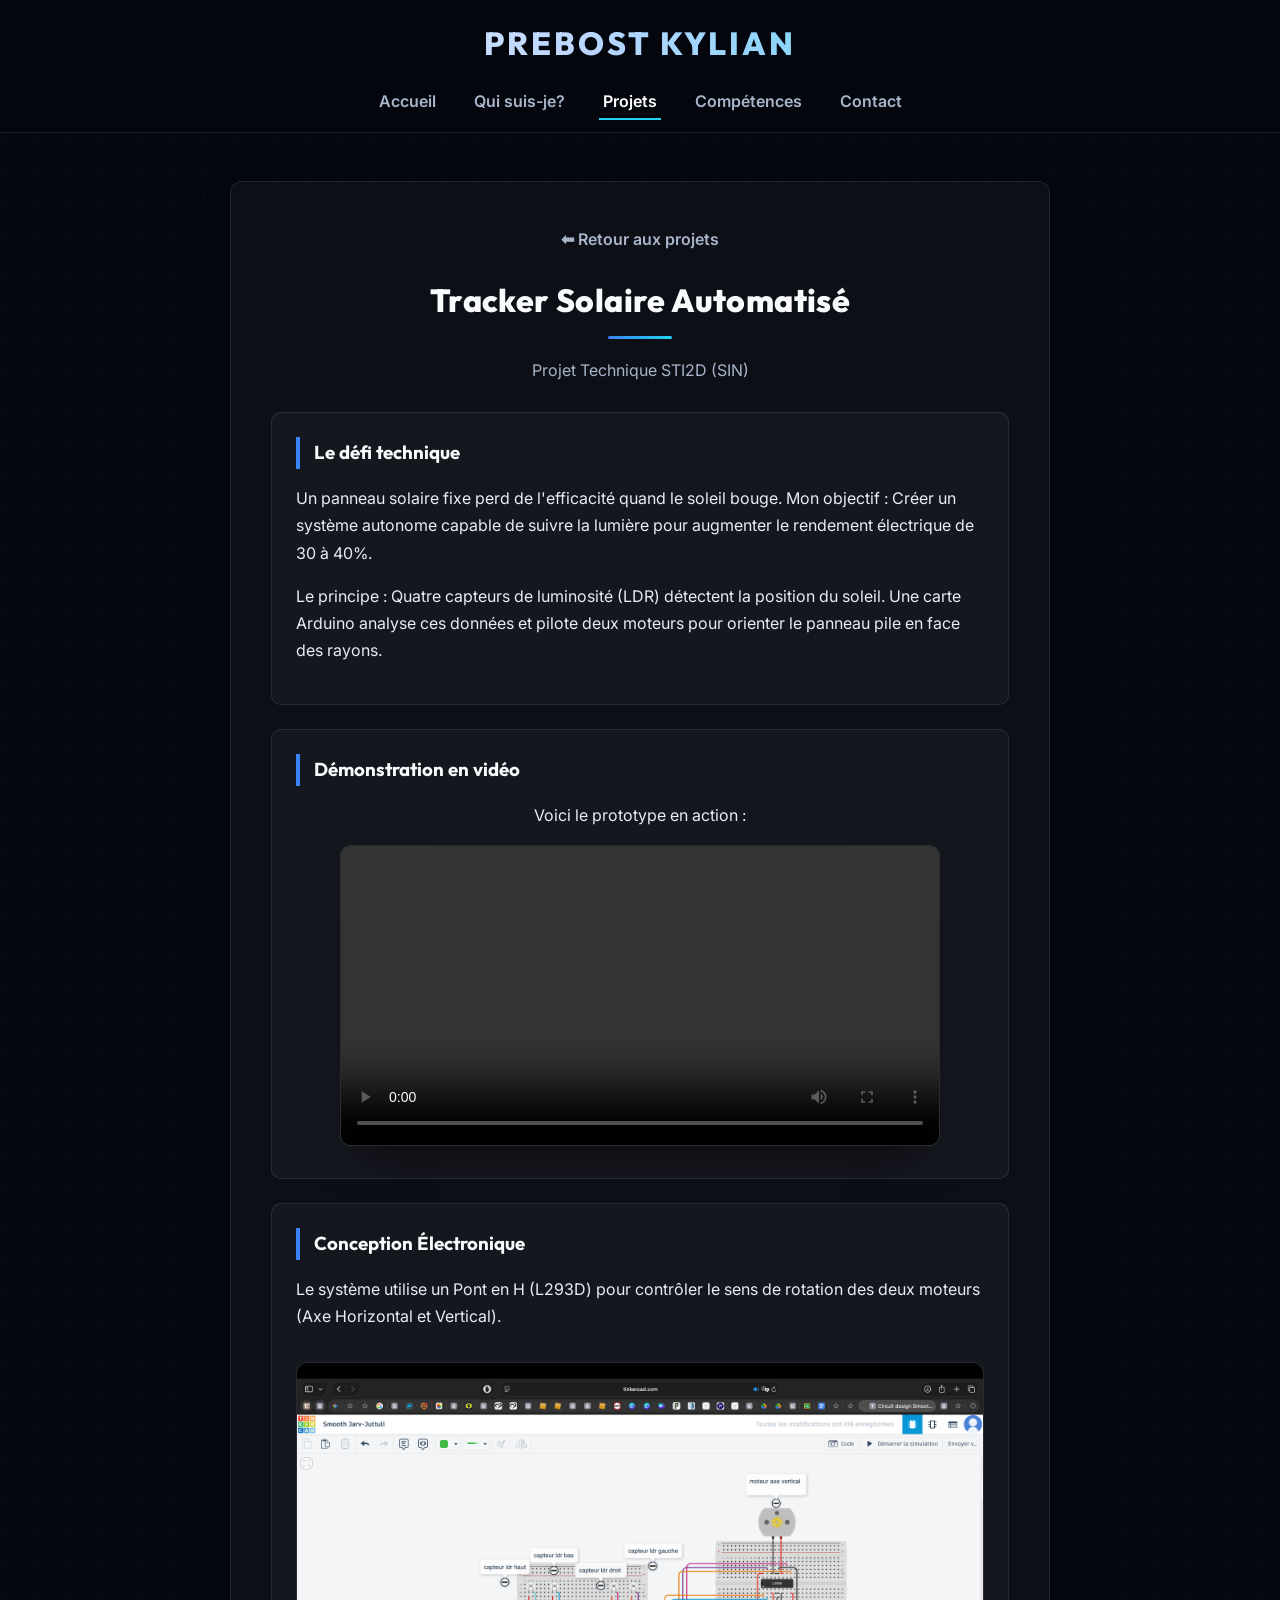
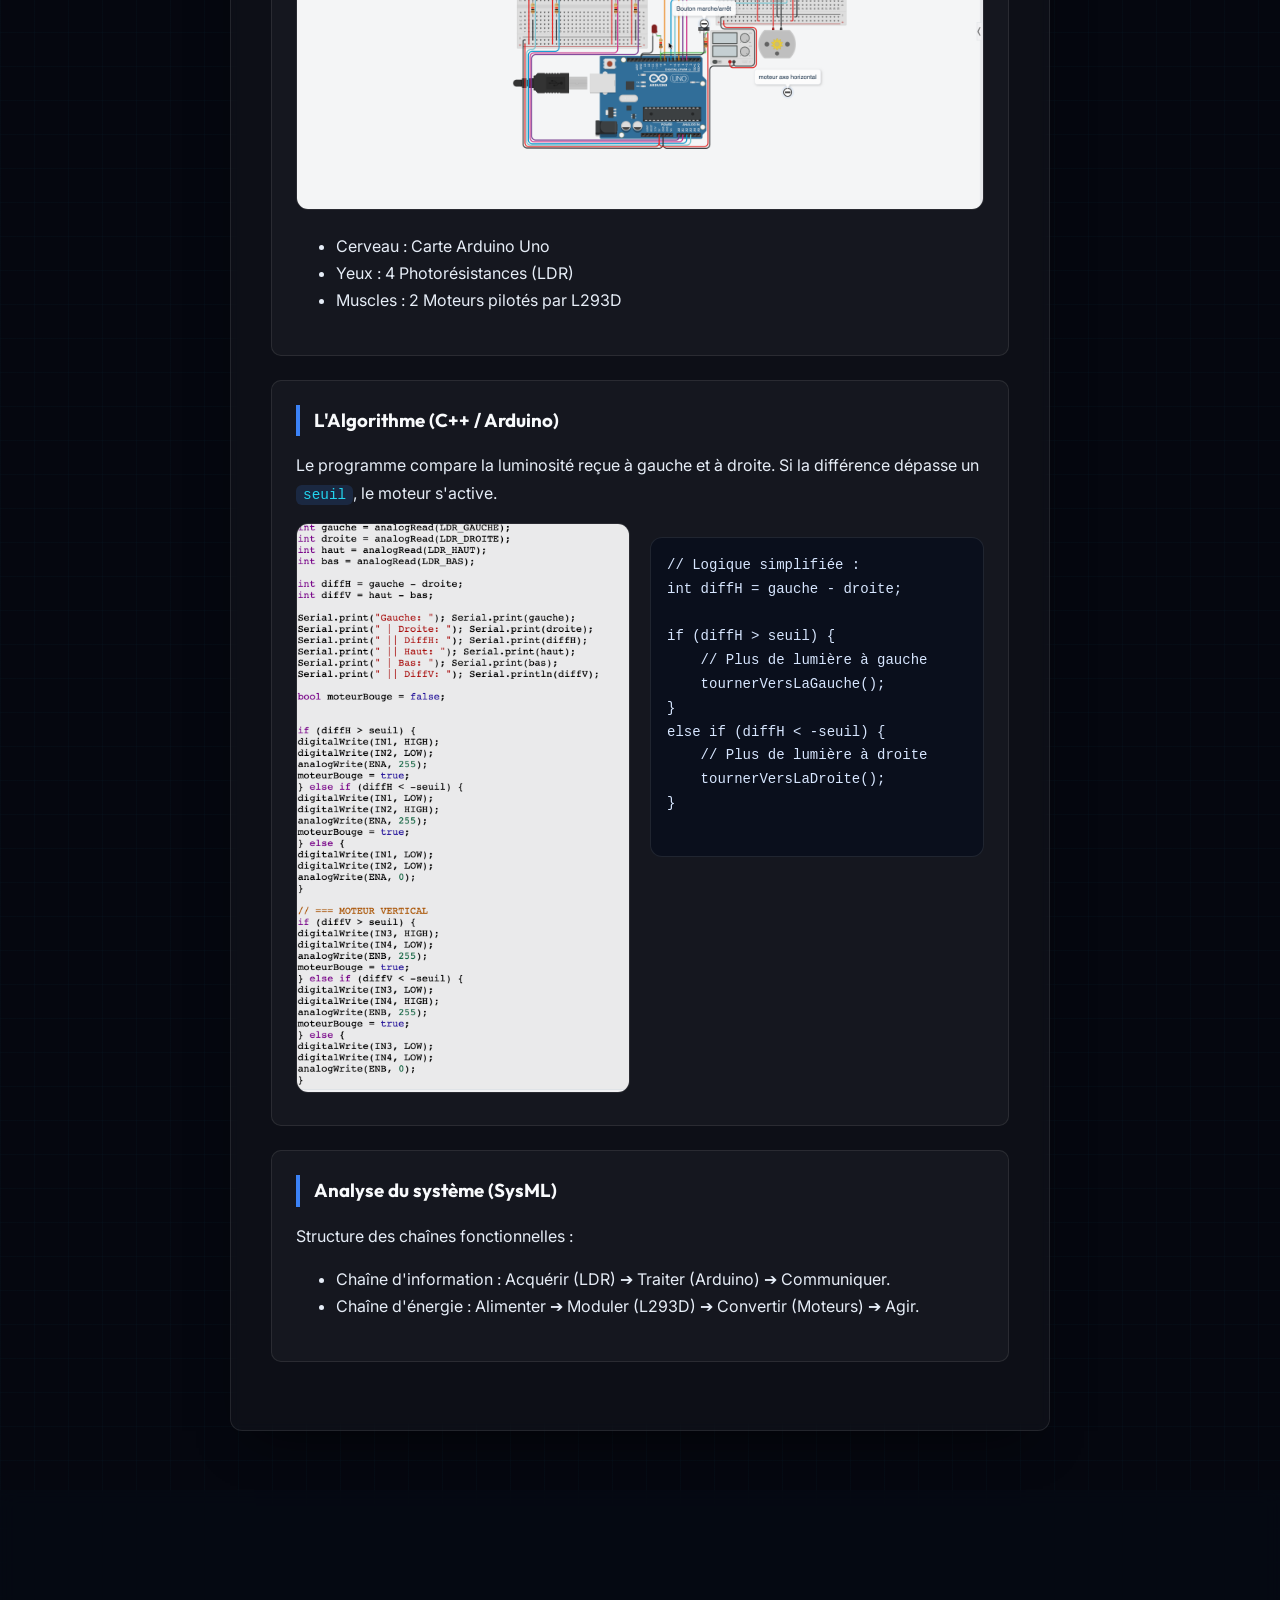
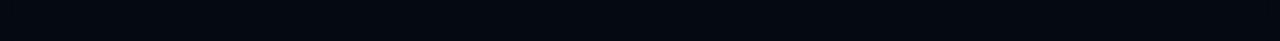
<file: html/tracker.html>
<!DOCTYPE html>
<html lang="fr">
<head>
    <meta name="viewport" content="width=device-width, initial-scale=1.0">
    <meta charset="UTF-8">
    <title>Projet Tracker Solaire - Portfolio de Kylian</title>
    <link rel="stylesheet" type="text/css" href="../css/style.css">
        <!-- Google tag (gtag.js) -->
        <script async src="https://www.googletagmanager.com/gtag/js?id=G-W06DZPCQ13"></script>
        <script>
            window.dataLayer = window.dataLayer || [];
            function gtag(){dataLayer.push(arguments);}
            gtag('js', new Date());

            gtag('config', 'G-W06DZPCQ13');
        </script>
</head>
<body>

    <header>
        <div><h1>PREBOST KYLIAN</h1></div>
        <nav>
            <ul>
                <li><a id="accueil" href="../index.html">Accueil</a></li>
                <li><a id="info" href="quisuisje.html">Qui suis-je?</a></li>
                <li><a id="projets" class="onglet-actif" href="projets.html">Projets</a></li>
                <li><a id="competences" href="competences.html">Compétences</a></li>
                <li><a id="contact" href="contacter.html">Contact</a></li>
            </ul>
        </nav>
    </header>

    <article>
        <a href="projets.html" class="lien-retour">⬅ Retour aux projets</a>

        <div class="titre-section">
            <h2>Tracker Solaire Automatisé</h2>
            <p>Projet Technique STI2D (SIN)</p>
        </div>

        <div class="bloc-contenu">
            <h3>Le défi technique</h3>
            <p>
                Un panneau solaire fixe perd de l'efficacité quand le soleil bouge. 
                Mon objectif : Créer un système autonome capable de suivre la lumière pour augmenter le rendement électrique de 30 à 40%.
            </p>
            <p>
                Le principe : Quatre capteurs de luminosité (LDR) détectent la position du soleil. Une carte Arduino analyse ces données et pilote deux moteurs pour orienter le panneau pile en face des rayons.
            </p>
        </div>

        <div class="bloc-contenu bloc-centre">
            <h3>Démonstration en vidéo</h3>
            <p>Voici le prototype en action :</p>
            <video class="media-video" controls>
                <source src="../images/demo_tracker.mp4" type="video/mp4">
                Votre navigateur ne supporte pas la lecture de vidéos.
            </video>
        </div>

        <div class="bloc-contenu">
            <h3>Conception Électronique</h3>
            <p>
                Le système utilise un Pont en H (L293D) pour contrôler le sens de rotation des deux moteurs (Axe Horizontal et Vertical).
            </p>
            <img src="../images/schema_tinkercad.jpg" alt="Schéma de câblage Arduino" class="image-large">
            
            <ul class="liste-materiel">
                <li>Cerveau : Carte Arduino Uno</li>
                <li>Yeux : 4 Photorésistances (LDR)</li>
                <li>Muscles : 2 Moteurs pilotés par L293D</li>
            </ul>
        </div>

        <div class="bloc-contenu">
            <h3>L'Algorithme (C++ / Arduino)</h3>
            <p>
                Le programme compare la luminosité reçue à gauche et à droite. Si la différence dépasse un <code>seuil</code>, le moteur s'active.
            </p>

            <div class="conteneur-code">
                <div class="colonne-code">
                    <img src="../images/code_arduino.jpg" alt="Extrait du code C++" class="image-code">
                </div>
                <div class="colonne-code">
                    <pre class="bloc-code">
// Logique simplifiée :
int diffH = gauche - droite;

if (diffH > seuil) {
    // Plus de lumière à gauche
    tournerVersLaGauche();
} 
else if (diffH < -seuil) {
    // Plus de lumière à droite
    tournerVersLaDroite();
}
                    </pre>
                </div>
            </div>
        </div>

        <div class="bloc-contenu">
            <h3>Analyse du système (SysML)</h3>
            <p>Structure des chaînes fonctionnelles :</p>
            <ul class="liste-sysml">
                <li>Chaîne d'information : Acquérir (LDR) ➔ Traiter (Arduino) ➔ Communiquer.</li>
                <li>Chaîne d'énergie : Alimenter ➔ Moduler (L293D) ➔ Convertir (Moteurs) ➔ Agir.</li>
            </ul>
        </div>

    </article>

    <footer>
        <span>Me contacter : </span>
        <a href="mailto:kylianprebost075@gmail.com">kylianprebost075@gmail.com</a>
        <a href="https://www.linkedin.com/in/kylian-prebost-32213239b/" target="_blank">
            <img src="../images/linkedin2.png" alt="Logo LinkedIn" class="icone-footer">
        </a>
    </footer>

    <script src="../js/navigation.js"></script>
</body>
</html>
</file>
<file: css/style.css>
@import url('https://fonts.googleapis.com/css2?family=Outfit:wght@500;600;700;800&family=Inter:wght@400;500;600&display=swap');

/* ==========================================================================
   PORTFOLIO — KYLIAN PREBOST
   Thème sombre épuré • accent bleu électrique • glassmorphism
   ========================================================================== */

/* ---- Variables de design ---- */
:root {
    --bg-0: #05070f;
    --bg-1: #0a1224;
    --bg-2: #0d1b33;

    --accent: #3b82f6;          /* bleu électrique */
    --accent-2: #22d3ee;        /* cyan lumineux */
    --accent-glow: rgba(59, 130, 246, 0.45);

    --texte: #e6edf7;
    --texte-fonce: #a9b6ca;
    --texte-titre: #f8fafc;

    --surface: rgba(255, 255, 255, 0.035);
    --surface-hover: rgba(255, 255, 255, 0.065);
    --bordure: rgba(255, 255, 255, 0.09);

    --rayon: 10px;
    --ombre: 0 24px 48px -24px rgba(0, 0, 0, 0.65);

    --police-titres: 'Outfit', 'Poppins', sans-serif;
    --police-texte: 'Inter', 'Poppins', sans-serif;
}

/* ==========================================================================
   1. RÈGLES GÉNÉRALES
   ========================================================================== */
*, *::before, *::after {
    box-sizing: border-box;
}

html {
    overflow-x: hidden;
    scroll-behavior: smooth;
}

body {
    font-family: var(--police-texte);
    margin: 0;
    padding: 0;
    color: var(--texte);
    line-height: 1.7;
    text-align: center;
    overflow-wrap: break-word;

    background:
        linear-gradient(rgba(34, 211, 238, 0.025) 1px, transparent 1px),
        linear-gradient(90deg, rgba(34, 211, 238, 0.025) 1px, transparent 1px),
        var(--bg-0);
    background-size: 34px 34px;
}

::selection {
    background: var(--accent);
    color: #fff;
}

::-webkit-scrollbar { width: 10px; }
::-webkit-scrollbar-track { background: var(--bg-0); }
::-webkit-scrollbar-thumb { background: #1e2a44; border-radius: 10px; }
::-webkit-scrollbar-thumb:hover { background: var(--accent); }

a {
    transition: color 0.3s ease, background 0.3s ease, transform 0.3s ease, box-shadow 0.3s ease;
}

a:focus-visible, button:focus-visible {
    outline: 2px solid var(--accent-2);
    outline-offset: 3px;
    border-radius: 6px;
}

/* ==========================================================================
   2. EN-TÊTE ET TITRE
   ========================================================================== */
header {
    padding: 16px 20px;
    background: rgba(5, 7, 15, 0.96);
    border-bottom: 1px solid var(--bordure);
}

h1 {
    margin: 0;
    font-family: var(--police-titres);
    text-transform: uppercase;
    letter-spacing: 3px;
    font-weight: 800;
    padding: 0 16px;
    color: var(--texte-titre);
}

/* Titre en dégradé (avec repli couleur unie si non supporté) */
@supports ((-webkit-background-clip: text) or (background-clip: text)) {
    h1 {
        background-image: linear-gradient(90deg, #ffffff 0%, #bcd6ff 45%, var(--accent-2) 100%);
        -webkit-background-clip: text;
        background-clip: text;
        -webkit-text-fill-color: transparent;
        color: transparent;
    }
}

/* ==========================================================================
   3. MENU DE NAVIGATION
   ========================================================================== */
nav ul {
    list-style-type: none;
    padding: 0;
    margin: 18px 16px 0;
    display: flex;
    justify-content: center;
    flex-wrap: wrap;
    gap: 10px;
}

nav a {
    color: var(--texte-fonce);
    text-decoration: none;
    font-weight: 600;
    font-size: 16px;
    padding: 8px 4px 7px;
    margin: 0 10px;
    border-radius: 0;
    border: 1px solid transparent;
    border-width: 0 0 2px;
}

nav a:hover {
    color: var(--texte-titre);
    background: transparent;
    border-color: var(--accent-2);
}

.onglet-actif {
    color: #fff !important;
    background: transparent !important;
    border-color: var(--accent-2) !important;
    box-shadow: none;
}

/* ==========================================================================
   4. STRUCTURE PRINCIPALE
   ========================================================================== */
article {
    position: relative;
    background: var(--surface);
    backdrop-filter: blur(6px);
    -webkit-backdrop-filter: blur(6px);
    border: 1px solid var(--bordure);
    width: calc(100% - 32px);
    max-width: 820px;
    margin: 48px auto;
    padding: 44px 40px;
    border-radius: 12px;
    box-shadow: var(--ombre);
    animation: apparition 0.6s ease-out both;
}

@keyframes apparition {
    from { opacity: 0; transform: translateY(18px); }
    to   { opacity: 1; transform: translateY(0); }
}

h2 {
    font-family: var(--police-titres);
    font-weight: 800;
    font-size: 32px;
    color: var(--texte-titre);
    letter-spacing: 0.4px;
    margin: 0 0 12px;
}

h3 {
    font-family: var(--police-titres);
    font-weight: 700;
    color: var(--texte-titre);
}

.titre-section {
    margin-bottom: 28px;
}

.titre-section p {
    color: var(--texte-fonce);
    margin: 6px 0 0;
}

.titre-section h2 {
    display: inline-block;
    position: relative;
    padding-bottom: 12px;
}

.titre-section h2::after {
    content: "";
    position: absolute;
    left: 50%;
    bottom: 0;
    transform: translateX(-50%);
    width: 64px;
    height: 3px;
    border-radius: 3px;
    background: linear-gradient(90deg, var(--accent), var(--accent-2));
}

/* ---- Cartes internes (blocs de contenu, compétences, projets, contact) ---- */
.bloc-contenu,
.bloc-competence {
    text-align: left;
    margin-bottom: 24px;
    padding: 24px;
    background: var(--surface);
    border: 1px solid var(--bordure);
    border-radius: var(--rayon);
    transition: transform 0.3s ease, border-color 0.3s ease, background 0.3s ease;
}

.bloc-contenu:hover,
.bloc-competence:hover {
    transform: translateY(-4px);
    border-color: rgba(59, 130, 246, 0.35);
    background: var(--surface-hover);
}

.bloc-contenu h3,
.bloc-competence h3 {
    color: var(--texte-titre);
    border-left: 4px solid var(--accent);
    padding-left: 14px;
    text-align: left;
    margin: 0 0 14px;
}

/* ==========================================================================
   5. PAGE ACCUEIL & QUI SUIS-JE
   ========================================================================== */
.photodemoi {
    display: block;
    margin: 0 auto 24px;
    width: 200px;
    height: 200px;
    object-fit: cover;
    object-position: top center;
    border-radius: 50%;
    border: 4px solid transparent;
    background:
        linear-gradient(var(--bg-0), var(--bg-0)) padding-box,
        linear-gradient(135deg, var(--accent), var(--accent-2)) border-box;
    box-shadow: 0 0 0 6px rgba(59, 130, 246, 0.12), 0 22px 44px -18px rgba(59, 130, 246, 0.55);
}

.citation {
    font-style: italic;
    color: var(--texte-fonce);
    font-size: 20px;
    margin-bottom: 30px;
    border-left: 4px solid var(--accent-2);
    display: inline-block;
    padding: 8px 0 8px 16px;
    max-width: 100%;
    text-align: left;
}

.presentation-bloc span {
    display: block;
    margin: 0;
}

.ligne-bonjour {
    font-family: var(--police-titres);
    font-weight: 800;
    font-size: 15px;
    letter-spacing: 6px;
    color: var(--accent-2);
    text-transform: uppercase;
    margin: 20px 0 8px;
}

.ligne-intro {
    color: var(--texte-fonce);
    font-size: 17px;
    margin-top: 12px;
}

.ligne-nom {
    font-family: var(--police-titres);
    font-size: 42px;
    font-weight: 800;
    color: var(--texte-titre);
    letter-spacing: 1px;
    line-height: 1.15;
    margin: 6px 0 14px;
}

.ligne-statut {
    display: block;
    text-align: center;
    font-family: var(--police-titres);
    font-size: 22px;
    font-weight: 500;
    color: var(--texte);
    margin-top: 6px;
    min-height: 1.6em; /* réserve la hauteur pour éviter les sauts de mise en page */
}

#texte-machine {
    display: inline-block;
    color: var(--accent-2);
    font-weight: 600;
}

.presentation-bloc .texte-machine-zone {
    display: inline-flex;
    align-items: center;
    vertical-align: middle;
    line-height: 1.2;
    white-space: nowrap;
}

/* Curseur clignotant de la machine à écrire */
.curseur {
    display: inline-block;
    width: 2px;
    height: 1em;
    margin-left: 7px;
    flex: 0 0 2px;
    background: var(--accent-2);
    border-radius: 0;
    box-shadow: 0 0 5px var(--accent-2);
    animation: clignote 0.85s steps(1, end) infinite;
}

@keyframes clignote {
    0%, 100% { opacity: 1; }
    50%      { opacity: 0; }
}

.description-site {
    margin-top: 30px;
    padding-top: 22px;
    border-top: 1px solid var(--bordure);
    color: var(--texte-fonce);
}

.conteneur-badges {
    display: flex;
    justify-content: center;
    flex-wrap: wrap;
    gap: 12px;
    margin-top: 20px;
}

.badge-qualite {
    background: rgba(59, 130, 246, 0.12);
    color: var(--accent-2);
    border: 1px solid rgba(59, 130, 246, 0.3);
    padding: 8px 18px;
    border-radius: 999px;
    font-weight: 600;
    font-size: 14px;
    transition: all 0.3s ease;
}

.badge-qualite:hover {
    background: var(--accent);
    color: #fff;
    border-color: transparent;
    transform: translateY(-2px);
    box-shadow: 0 10px 20px -8px var(--accent-glow);
}

/* ==========================================================================
   6. PAGE PROJETS & COMPÉTENCES
   ========================================================================== */
.carte-projet {
    background: var(--surface);
    border: 1px solid var(--bordure);
    border-left: 4px solid var(--accent);
    padding: 24px;
    text-align: left;
    margin-bottom: 24px;
    border-radius: var(--rayon);
    overflow-wrap: anywhere;
    transition: transform 0.3s ease, border-color 0.3s ease, background 0.3s ease;
}

.carte-projet:hover {
    transform: translateY(-4px);
    border-color: rgba(59, 130, 246, 0.35);
    border-left-color: var(--accent-2);
    background: var(--surface-hover);
}

.carte-projet h3 {
    margin-top: 0;
    color: var(--accent-2);
}

.lien-detail {
    color: var(--accent-2);
    font-size: 0.9em;
    text-decoration: none;
    margin-left: 5px;
}

.lien-detail:hover {
    text-decoration: underline;
    text-underline-offset: 3px;
}

/* ==========================================================================
   7. PAGE TRACKER SOLAIRE (Technique)
   ========================================================================== */
.lien-retour {
    text-decoration: none;
    color: var(--texte-fonce);
    font-weight: 600;
    display: inline-block;
    margin-bottom: 20px;
}

.lien-retour:hover {
    color: var(--accent-2);
    transform: translateX(-4px);
}

.media-video {
    width: 100%;
    max-width: 600px;
    border-radius: var(--rayon);
    border: 1px solid var(--bordure);
    box-shadow: var(--ombre);
}

.image-large {
    width: 100%;
    border-radius: 12px;
    margin-top: 15px;
    border: 1px solid var(--bordure);
}

.conteneur-code {
    display: flex;
    flex-wrap: wrap;
    gap: 20px;
    align-items: flex-start;
    margin-top: 15px;
}

.colonne-code {
    flex: 1;
    min-width: 0;
}

.image-code {
    width: 100%;
    border-radius: 12px;
    border: 1px solid var(--bordure);
}

.bloc-code {
    background: #0a0f1c;
    color: #d7e6ff;
    border: 1px solid var(--bordure);
    padding: 16px;
    border-radius: 12px;
    overflow-x: auto;
    text-align: left;
    font-family: 'SF Mono', 'Fira Code', Consolas, monospace;
    font-size: 14px;
    white-space: pre-wrap;
    overflow-wrap: anywhere;
}

code {
    background: rgba(59, 130, 246, 0.16);
    color: var(--accent-2);
    padding: 2px 7px;
    border-radius: 6px;
    font-family: 'SF Mono', Consolas, monospace;
    font-size: 0.9em;
}

.liste-materiel,
.liste-sysml {
    text-align: left;
    margin-top: 15px;
}

/* ==========================================================================
   8. CONTACT
   ========================================================================== */
.contact-centre {
    text-align: center;
}

.contact-item {
    display: flex;
    flex-direction: column;
    align-items: center;
    gap: 12px;
    margin-bottom: 20px;
    padding: 24px;
    background: var(--surface);
    border: 1px solid var(--bordure);
    border-radius: var(--rayon);
    transition: transform 0.3s ease, border-color 0.3s ease, background 0.3s ease;
}

.contact-item:hover {
    transform: translateY(-4px);
    border-color: rgba(59, 130, 246, 0.35);
    background: var(--surface-hover);
}

.titre-contact {
    border: none !important;
    text-align: center !important;
    padding-left: 0 !important;
    color: var(--texte-titre);
    margin: 0;
}

.lien-mail-gros {
    font-size: 20px;
    font-weight: 600;
    color: var(--accent-2);
    text-decoration: none;
    overflow-wrap: anywhere;
}

.lien-mail-gros:hover,
.lien-reseau:hover,
footer a:hover {
    color: #fff;
}

.lien-reseau {
    font-size: 18px;
    color: var(--texte);
    text-decoration: none;
    display: flex;
    align-items: center;
    justify-content: center;
    gap: 10px;
}

.lien-reseau:hover {
    color: var(--accent-2);
    transform: translateY(-2px);
}

.icone-reseau {
    width: 40px;
    vertical-align: middle;
    transition: transform 0.3s ease;
}

.lien-reseau:hover .icone-reseau,
footer a:hover .icone-footer {
    transform: scale(1.1);
}

.separateur {
    border: 0;
    border-top: 1px solid var(--bordure);
    margin: 30px 0;
}

/* ==========================================================================
   9. BOUTONS (Téléchargement & Projets)
   ========================================================================== */
.bouton-telechargement,
.bouton-projet {
    display: inline-block;
    background: linear-gradient(135deg, var(--accent), var(--accent-2));
    color: #fff !important;
    padding: 14px 30px;
    border-radius: 7px;
    text-decoration: none;
    font-weight: 700;
    font-family: var(--police-titres);
    letter-spacing: 0.3px;
    box-shadow: 0 12px 28px -10px var(--accent-glow);
    transition: transform 0.25s ease, box-shadow 0.25s ease, filter 0.25s ease;
    margin-top: 10px;
}

.bouton-telechargement:hover,
.bouton-projet:hover {
    transform: translateY(-3px) scale(1.03);
    box-shadow: 0 20px 40px -12px rgba(59, 130, 246, 0.7);
    filter: brightness(1.08);
}

.bouton-telechargement:active,
.bouton-projet:active {
    transform: translateY(0) scale(0.98);
}

.zone-cv,
.zone-bouton-projet {
    margin-top: 40px;
    padding-top: 24px;
    border-top: 1px solid var(--bordure);
}

.texte-cv {
    color: var(--texte-fonce);
}

/* ==========================================================================
   10. PIED DE PAGE (FOOTER)
   ========================================================================== */
footer {
    display: flex;
    flex-direction: column;
    align-items: center;
    justify-content: center;
    background: rgba(7, 11, 20, 0.7);
    backdrop-filter: blur(10px);
    -webkit-backdrop-filter: blur(10px);
    border-top: 1px solid var(--bordure);
    color: var(--texte-fonce);
    padding: 34px 0;
    margin-top: 60px;
}

footer a {
    color: var(--accent-2);
    text-decoration: none;
    margin: 0 15px;
    font-size: 16px;
    vertical-align: middle;
    overflow-wrap: anywhere;
}

footer a:hover {
    color: #fff;
    text-decoration: underline;
    text-underline-offset: 4px;
}

.icone-footer {
    width: 30px;
    vertical-align: middle;
    transition: transform 0.3s ease;
}

/* ==========================================================================
   Classes utilitaires
   ========================================================================== */
.bloc-centre { text-align: center; }
.texte-gras { font-weight: 600; color: var(--texte-titre); }

/* ==========================================================================
   11. RESPONSIVE — téléphones (écrans < 768px)
   ========================================================================== */
@media (max-width: 768px) {
    header {
        padding: 14px 0;
    }

    h1 {
        font-size: 22px;
        letter-spacing: 2px;
    }

    nav ul {
        flex-direction: column;
        align-items: stretch;
        gap: 6px;
        margin-top: 14px;
    }

    nav a {
        display: block;
        font-size: 15px;
        padding: 10px 12px;
    }

    article {
        width: calc(100% - 24px);
        margin: 28px auto;
        padding: 26px 18px;
        border-radius: 16px;
        text-align: left;
    }

    article > .photodemoi,
    article > .citation,
    .presentation-bloc,
    .titre-section,
    .contact-centre,
    .bloc-centre {
        text-align: center;
    }

    h2 {
        font-size: 26px;
        line-height: 1.3;
    }

    .bloc-contenu h3,
    .bloc-competence h3,
    .carte-projet h3 {
        font-size: 19px;
        line-height: 1.35;
    }

    .photodemoi {
        width: min(200px, 70vw);
        height: auto;
        aspect-ratio: 1;
    }

    .citation {
        font-size: 17px;
        text-align: left;
    }

    .ligne-bonjour {
        font-size: 13px;
        letter-spacing: 4px;
    }

    .ligne-nom {
        font-size: 32px;
    }

    .ligne-statut {
        font-size: 19px;
    }

    .conteneur-badges {
        gap: 10px;
    }

    .badge-qualite {
        max-width: 100%;
    }

    .carte-projet {
        padding: 18px;
    }

    .media-video,
    .image-large,
    .image-code {
        max-width: 100%;
        height: auto;
    }

    .conteneur-code {
        display: block;
    }

    .colonne-code + .colonne-code {
        margin-top: 16px;
    }

    .bloc-code {
        font-size: 12px;
        padding: 12px;
    }

    .liste-materiel,
    .liste-sysml,
    .bloc-competence ul {
        padding-left: 22px;
    }

    .lien-mail-gros {
        display: inline-block;
        font-size: 17px;
    }

    .contact-item {
        width: 100%;
        gap: 12px;
    }

    .lien-reseau {
        font-size: 16px;
    }

    .bouton-telechargement,
    .bouton-projet {
        max-width: 100%;
        padding: 12px 20px;
    }

    footer {
        padding: 26px 16px;
    }

    footer a {
        display: block;
        margin: 8px 0;
    }
}

/* En-tête "collant" uniquement sur grand écran
   (sur mobile, le menu empilé prendrait trop de place) */
@media (min-width: 769px) {
    header {
        position: sticky;
        top: 0;
        z-index: 50;
    }
}

/* ==========================================================================
   12. ACCESSIBILITÉ — mouvement réduit
   ========================================================================== */
@media (prefers-reduced-motion: reduce) {
    *, *::before, *::after {
        animation-duration: 0.001ms !important;
        animation-iteration-count: 1 !important;
        transition-duration: 0.001ms !important;
    }
    body { animation: none; }
    html { scroll-behavior: auto; }
}

/* ==========================================================================
   13. IMPRESSION
   ========================================================================== */
@media print {
    nav, footer, header { display: none; }
    body, article {
        background: white !important;
        box-shadow: none !important;
        width: 100% !important;
        color: black !important;
    }
    body { animation: none; }
}
</file>
